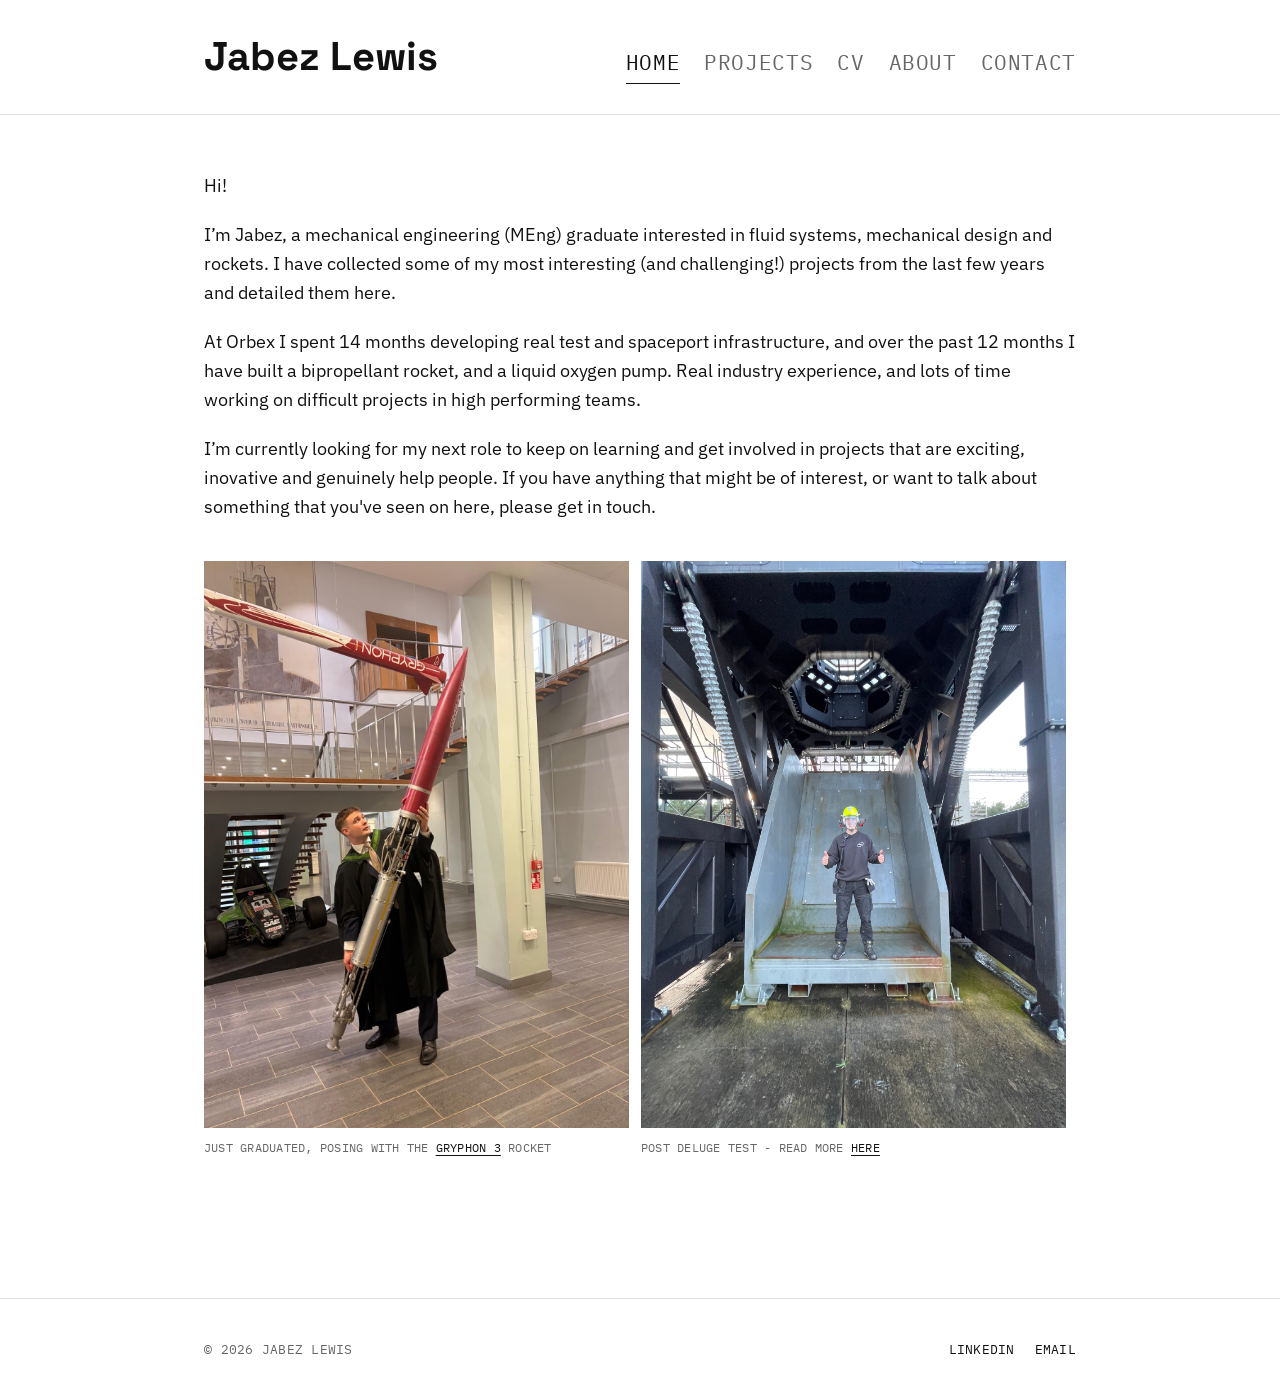
<file: index.html>
<!DOCTYPE html>
<html lang="en">
<head>
<meta charset="UTF-8">
<meta name="viewport" content="width=device-width, initial-scale=1.0">
<title>Jabez Lewis — Mechanical Engineer</title>
<meta name="description" content="Mechanical engineer specialising in propulsion and cryogenic fluid systems.">
<link rel="preconnect" href="https://fonts.googleapis.com">
<link rel="preconnect" href="https://fonts.gstatic.com" crossorigin>
<link href="https://fonts.googleapis.com/css2?family=Space+Grotesk:wght@500;600;700&family=IBM+Plex+Sans:wght@400;500&family=IBM+Plex+Mono:wght@400;500&display=swap" rel="stylesheet">
<link rel="stylesheet" href="styles.css">
</head>
<body>

<header class="site">
  <div class="wrap">
    <a href="index.html" class="brand">Jabez Lewis</a>
    <nav class="primary">
      <a href="index.html" class="active">Home</a>
      <a href="projects.html">Projects</a>
      <a href="cv.html">CV</a>
      <a href="about.html">About</a>
      <a href="contact.html">Contact</a>
    </nav>
  </div>
</header>

<section class="intro">
  <div class="wrap">
    <p>Hi!</p>
    <p>I’m Jabez, a mechanical engineering (MEng) graduate interested in fluid systems, mechanical design and rockets. I have collected some of my most interesting (and challenging!) projects from the last few years and detailed them here. </p>
    <p> At Orbex I spent 14 months developing real test and spaceport infrastructure, and over the past 12 months I have built a bipropellant rocket, and a liquid oxygen pump. Real industry experience, and lots of time working on difficult projects in high performing teams. </p>
    <p>I’m currently looking for my next role to keep on learning and get involved in projects that are exciting, inovative and genuinely help people. If you have anything that might be of interest, or want to talk about something that you've seen on here, please get in touch.</p>
    <div class="photo-row photo-row-natural">
      <figure>
        <img src="images/graduation_rocket.JPG" alt="Jabez Lewis at graduation">
        <figcaption class="caption">Just graduated, posing with the <a href="projects/g3.html">Gryphon 3</a> rocket</figcaption>
      </figure>
      <figure>
        <img src="images/water_deluge_pose.jpg" alt="Jabez Lewis at the deluge system">
        <figcaption class="caption">Post deluge test - read more <a href="projects/orbex.html">here</a></figcaption>
      </figure>
    </div>
  </div>
</section>

<footer class="site">
  <div class="wrap">
    <span class="mono">© 2026 Jabez Lewis</span>
    <div class="links mono">
      <a href="https://www.linkedin.com/in/jabezlewis">LinkedIn</a>
      <a href="mailto:me@jabezlewis.com">Email</a>
    </div>
  </div>
</footer>

</body>
</html>
</file>
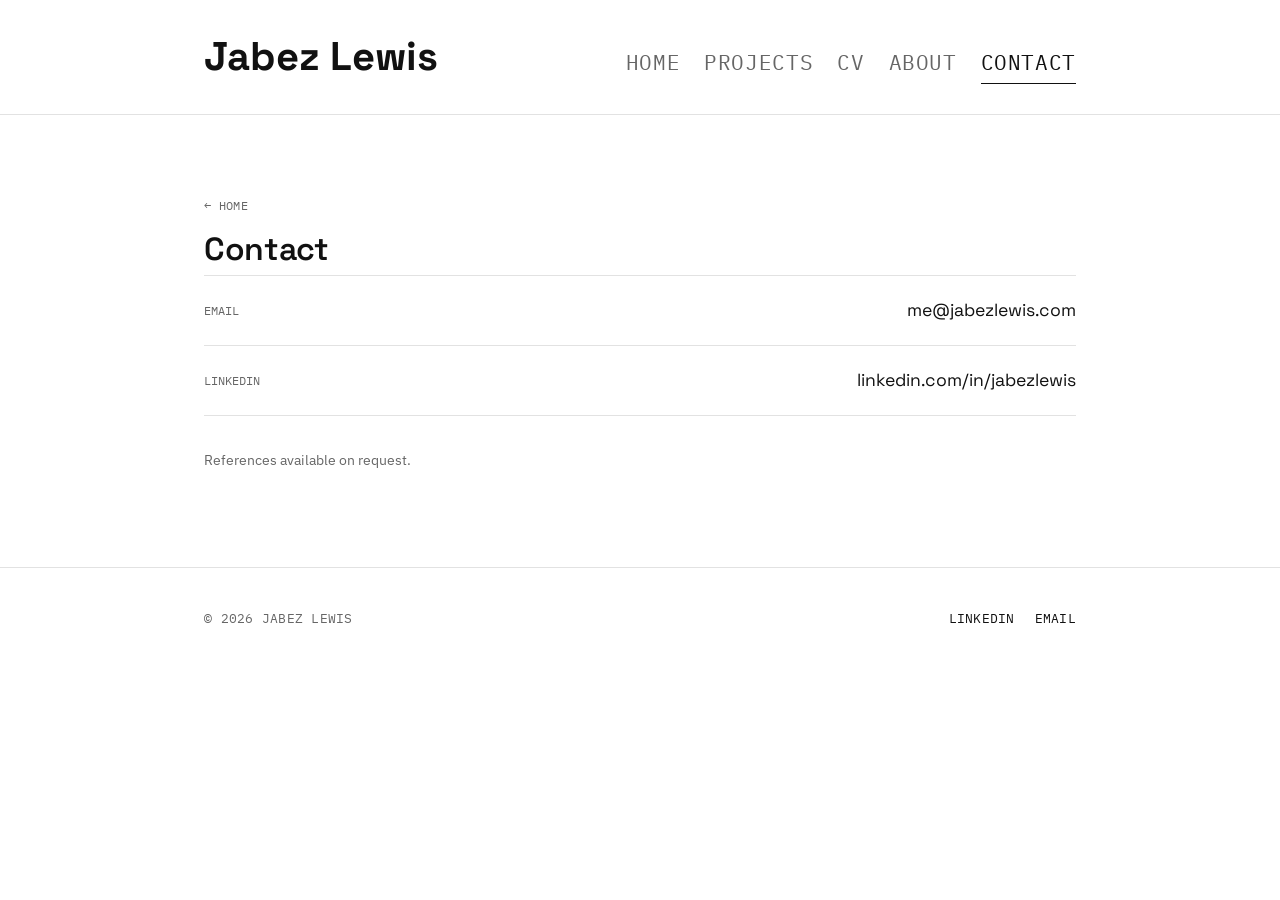
<file: contact.html>
<!DOCTYPE html>
<html lang="en">
<head>
<meta charset="UTF-8">
<meta name="viewport" content="width=device-width, initial-scale=1.0">
<title>Contact — Jabez Lewis</title>
<link rel="preconnect" href="https://fonts.googleapis.com">
<link rel="preconnect" href="https://fonts.gstatic.com" crossorigin>
<link href="https://fonts.googleapis.com/css2?family=Space+Grotesk:wght@500;600;700&family=IBM+Plex+Sans:wght@400;500&family=IBM+Plex+Mono:wght@400;500&display=swap" rel="stylesheet">
<link rel="stylesheet" href="styles.css">
</head>
<body>

<header class="site">
  <div class="wrap">
    <a href="index.html" class="brand">Jabez Lewis</a>
    <nav class="primary">
      <a href="index.html">Home</a>
      <a href="projects.html">Projects</a>
      <a href="cv.html">CV</a>
       <a href="about.html">About</a>
      <a href="contact.html" class="active">Contact</a>
    </nav>
  </div>
</header>

<section class="content-section">
  <div class="wrap">
    <a href="index.html" class="back-link">← Home</a>
    <h2>Contact</h2>
    
    <div class="contact-list">
      <div class="contact-row">
        <span class="label">Email</span>
        <a class="value" href="mailto:me@jabezlewis.com">me@jabezlewis.com</a>
      </div>
      <div class="contact-row">
        <span class="label">LinkedIn</span>
        <a class="value" href="https://www.linkedin.com/in/jabezlewis">linkedin.com/in/jabezlewis</a>
      </div>
    </div>

    <p style="margin-top:32px; color:var(--ink-soft); font-size:0.9rem;">References available on request.</p>
  </div>
</section>

<footer class="site">
  <div class="wrap">
    <span class="mono">© 2026 Jabez Lewis</span>
    <div class="links mono">
      <a href="https://www.linkedin.com/in/jabezlewis">LinkedIn</a>
      <a href="mailto:me@jabezlewis.com">Email</a>
    </div>
  </div>
</footer>

</body>
</html>
</file>
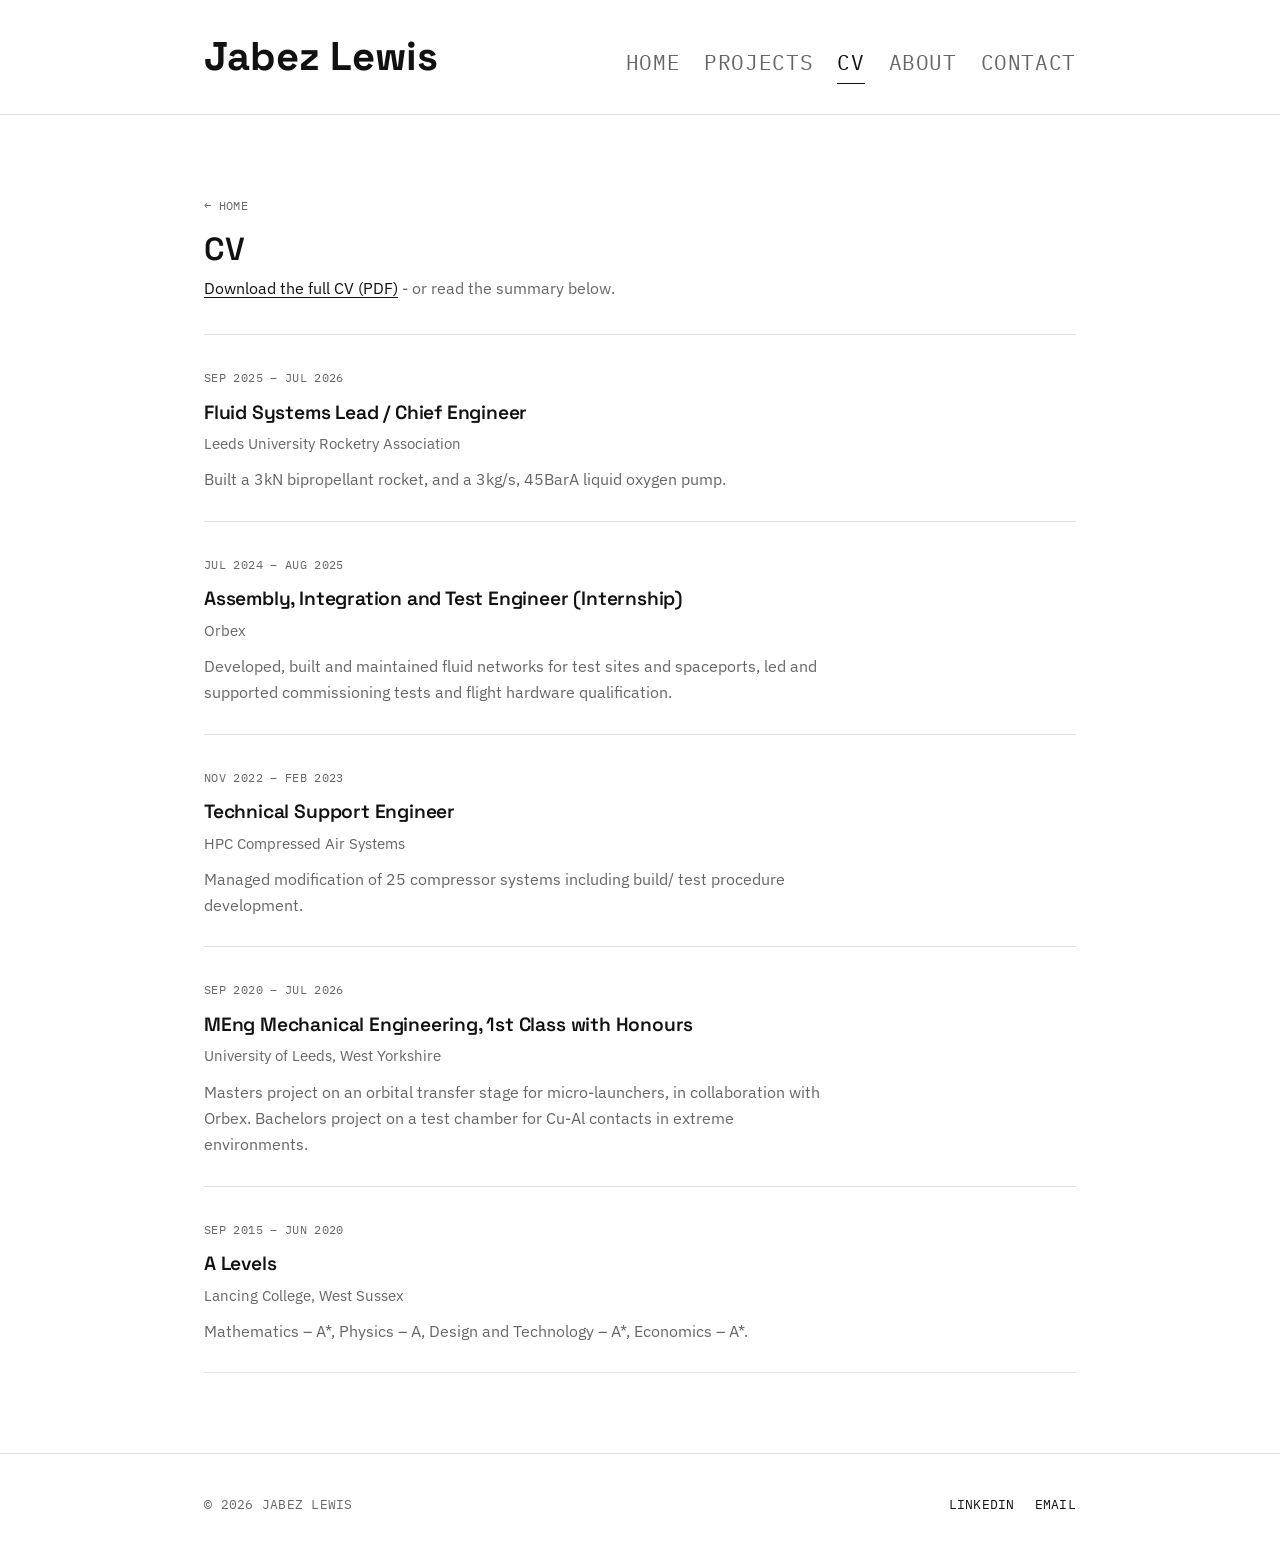
<file: cv.html>
<!DOCTYPE html>
<html lang="en">
<head>
<meta charset="UTF-8">
<meta name="viewport" content="width=device-width, initial-scale=1.0">
<title>CV — Jabez Lewis</title>
<link rel="preconnect" href="https://fonts.googleapis.com">
<link rel="preconnect" href="https://fonts.gstatic.com" crossorigin>
<link href="https://fonts.googleapis.com/css2?family=Space+Grotesk:wght@500;600;700&family=IBM+Plex+Sans:wght@400;500&family=IBM+Plex+Mono:wght@400;500&display=swap" rel="stylesheet">
<link rel="stylesheet" href="styles.css">
</head>
<body>

<header class="site">
  <div class="wrap">
    <a href="index.html" class="brand">Jabez Lewis</a>
    <nav class="primary">
      <a href="index.html">Home</a>
      <a href="projects.html">Projects</a>
      <a href="cv.html" class="active">CV</a>
      <a href="about.html">About</a>
      <a href="contact.html">Contact</a>
    </nav>
  </div>
</header>

<section class="content-section">
  <div class="wrap">
    <a href="index.html" class="back-link">← Home</a>
    <h2>CV</h2>
    <p class="lede"><a href="Jabez_Lewis_CV.pdf" download>Download the full CV (PDF)</a> - or read the summary below.</p>

    <div class="timeline">

      <div class="timeline-item">
        <span class="when">Sep 2025 – Jul 2026</span>
        <h3>Fluid Systems Lead / Chief Engineer</h3>
        <div class="org">Leeds University Rocketry Association</div>
        <p class="summary">Built a 3kN bipropellant rocket, and a 3kg/s, 45BarA liquid oxygen pump.</p>
      </div>

      <div class="timeline-item">
        <span class="when">Jul 2024 – Aug 2025</span>
        <h3>Assembly, Integration and Test Engineer (Internship)</h3>
        <div class="org">Orbex</div>
        <p class="summary">Developed, built and maintained fluid networks for test sites and spaceports, led and supported commissioning tests and flight hardware qualification.</p>
      </div>

      <div class="timeline-item">
        <span class="when">Nov 2022 – Feb 2023</span>
        <h3>Technical Support Engineer</h3>
        <div class="org">HPC Compressed Air Systems</div>
        <p class="summary">Managed modification of 25 compressor systems including build/ test procedure development.</p>
      </div>

      <div class="timeline-item">
        <span class="when">Sep 2020 – Jul 2026</span>
        <h3>MEng Mechanical Engineering, 1st Class with Honours</h3>
        <div class="org">University of Leeds, West Yorkshire</div>
        <p class="summary">Masters project on an orbital transfer stage for micro-launchers, in collaboration with Orbex. Bachelors project on a test chamber for Cu-Al contacts in extreme environments.</p>
      </div>

      <div class="timeline-item">
        <span class="when">Sep 2015 – Jun 2020</span>
        <h3>A Levels</h3>
        <div class="org">Lancing College, West Sussex</div>
        <p class="summary">Mathematics – A*, Physics – A, Design and Technology – A*, Economics – A*.</p>
      </div>

    </div>
  </div>
</section>

<footer class="site">
  <div class="wrap">
    <span class="mono">© 2026 Jabez Lewis</span>
    <div class="links mono">
      <a href="https://www.linkedin.com/in/jabezlewis">LinkedIn</a>
      <a href="mailto:me@jabezlewis.com">Email</a>
    </div>
  </div>
</footer>

</body>
</html>
</file>
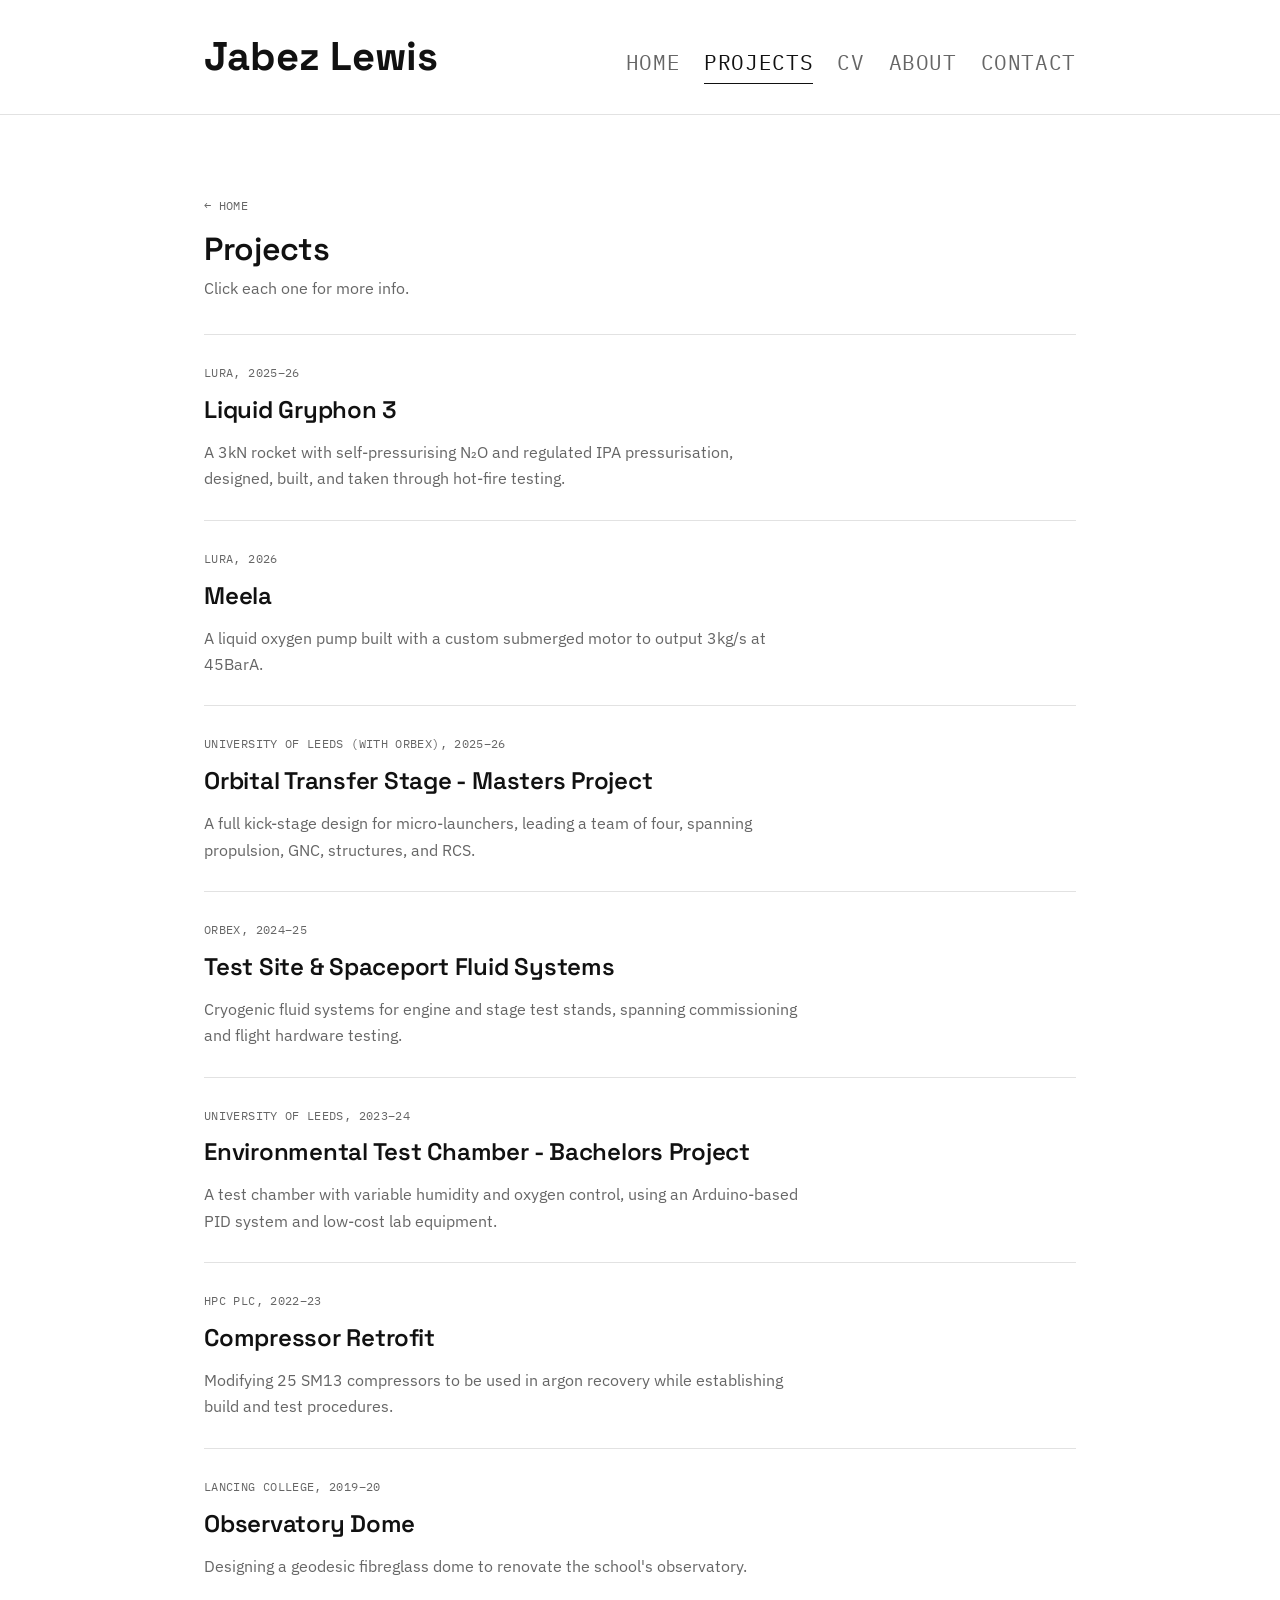
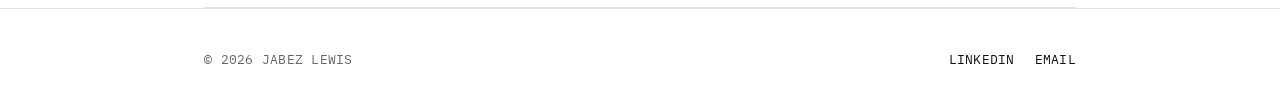
<file: projects.html>
<!DOCTYPE html>
<html lang="en">
<head>
<meta charset="UTF-8">
<meta name="viewport" content="width=device-width, initial-scale=1.0">
<title>Projects — Jabez Lewis</title>
<link rel="preconnect" href="https://fonts.googleapis.com">
<link rel="preconnect" href="https://fonts.gstatic.com" crossorigin>
<link href="https://fonts.googleapis.com/css2?family=Space+Grotesk:wght@500;600;700&family=IBM+Plex+Sans:wght@400;500&family=IBM+Plex+Mono:wght@400;500&display=swap" rel="stylesheet">
<link rel="stylesheet" href="styles.css">
</head>
<body>

<header class="site">
<div class="wrap">
<a href="index.html" class="brand">Jabez Lewis</a>
<nav class="primary">
<a href="index.html">Home</a>
<a href="projects.html" class="active">Projects</a>
<a href="cv.html">CV</a>
<a href="about.html">About</a>
<a href="contact.html">Contact</a>
</nav>
</div>
</header>

<section class="content-section" style="padding-bottom:0;">
<div class="wrap">
<a href="index.html" class="back-link">← Home</a>
<h2>Projects</h2>
<p class="lede">Click each one for more info.</p>
</div>
</section>

<section class="wrap">
<div class="text-list">

<a href="projects/g3.html" class="text-list-item">
<span class="meta">LURA,  2025–26</span>
<h3>Liquid Gryphon 3</h3>
<p>A 3kN rocket with self-pressurising N₂O and regulated IPA pressurisation, designed, built, and taken through hot-fire testing.</p>
</a>

<a href="projects/lox-pump.html" class="text-list-item">
<span class="meta">LURA,  2026</span>
<h3>Meela</h3>
<p>A liquid oxygen pump built with a custom submerged motor to output 3kg/s at 45BarA.</p>
</a>

<a href="projects/masters.html" class="text-list-item">
<span class="meta">University of Leeds (with Orbex),  2025–26</span>
<h3>Orbital Transfer Stage - Masters Project</h3>
<p>A full kick-stage design for micro-launchers, leading a team of four, spanning propulsion, GNC, structures, and RCS.</p>
</a>

<a href="projects/orbex.html" class="text-list-item">
<span class="meta">Orbex,  2024–25</span>
<h3>Test Site &amp; Spaceport Fluid Systems</h3>
<p>Cryogenic fluid systems for engine and stage test stands, spanning commissioning and flight hardware testing.</p>
</a>

<a href="projects/test-chamber.html" class="text-list-item">
<span class="meta">University of Leeds,  2023–24</span>
<h3>Environmental Test Chamber - Bachelors Project</h3>
<p>A test chamber with variable humidity and oxygen control, using an Arduino-based PID system and low-cost lab equipment.</p>
</a>

<a href="projects/compressor-retrofit.html" class="text-list-item">
<span class="meta">HPC PLC,  2022–23</span>
<h3>Compressor Retrofit</h3>
<p>Modifying 25 SM13 compressors to be used in argon recovery while establishing build and test procedures.</p>
</a>

<a href="projects/observatory-dome.html" class="text-list-item">
<span class="meta">Lancing College,  2019–20</span>
<h3>Observatory Dome</h3>
<p>Designing a geodesic fibreglass dome to renovate the school's observatory.</p>
</a>

</div>
</section>

<footer class="site">
<div class="wrap">
<span class="mono">© 2026 Jabez Lewis</span>
<div class="links mono">
<a href="https://www.linkedin.com/in/jabezlewis">LinkedIn</a>
<a href="mailto:me@jabezlewis.com">Email</a>
</div>
</div>
</footer>

</body>
</html>
</file>
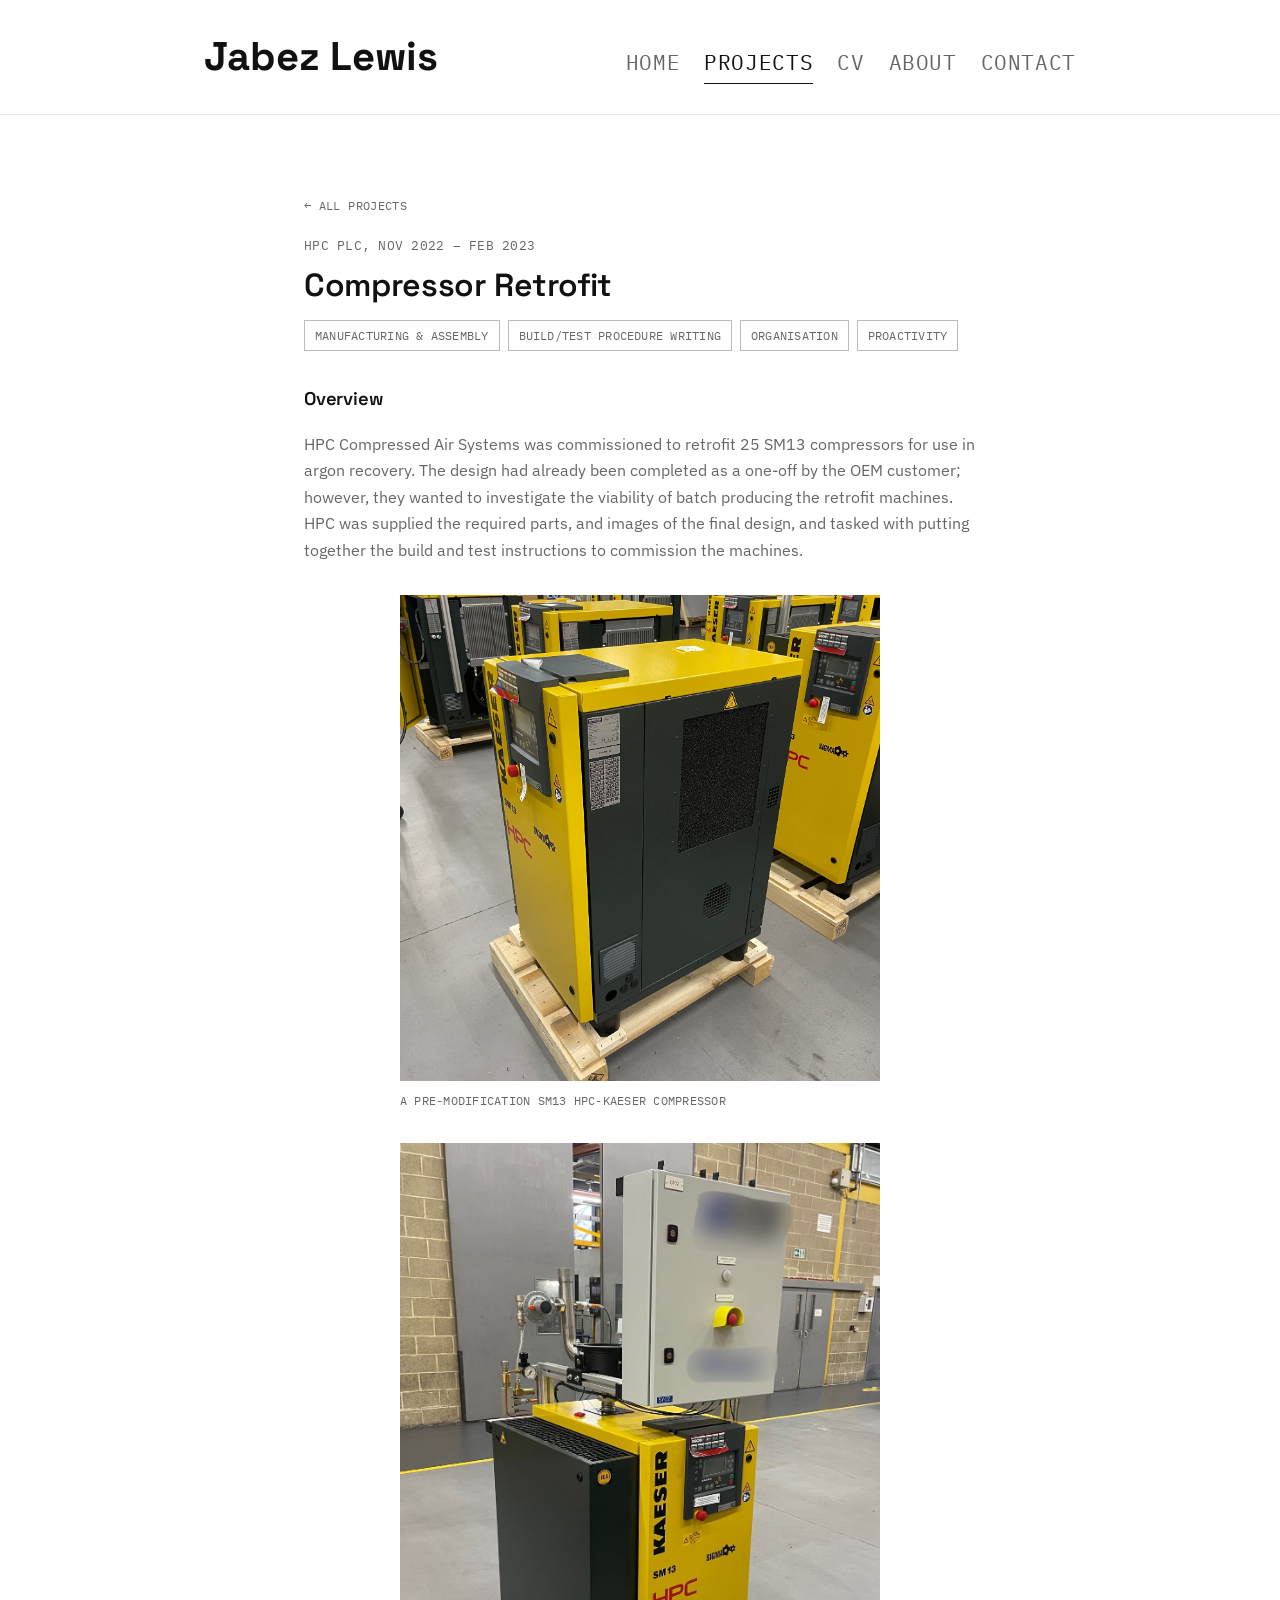
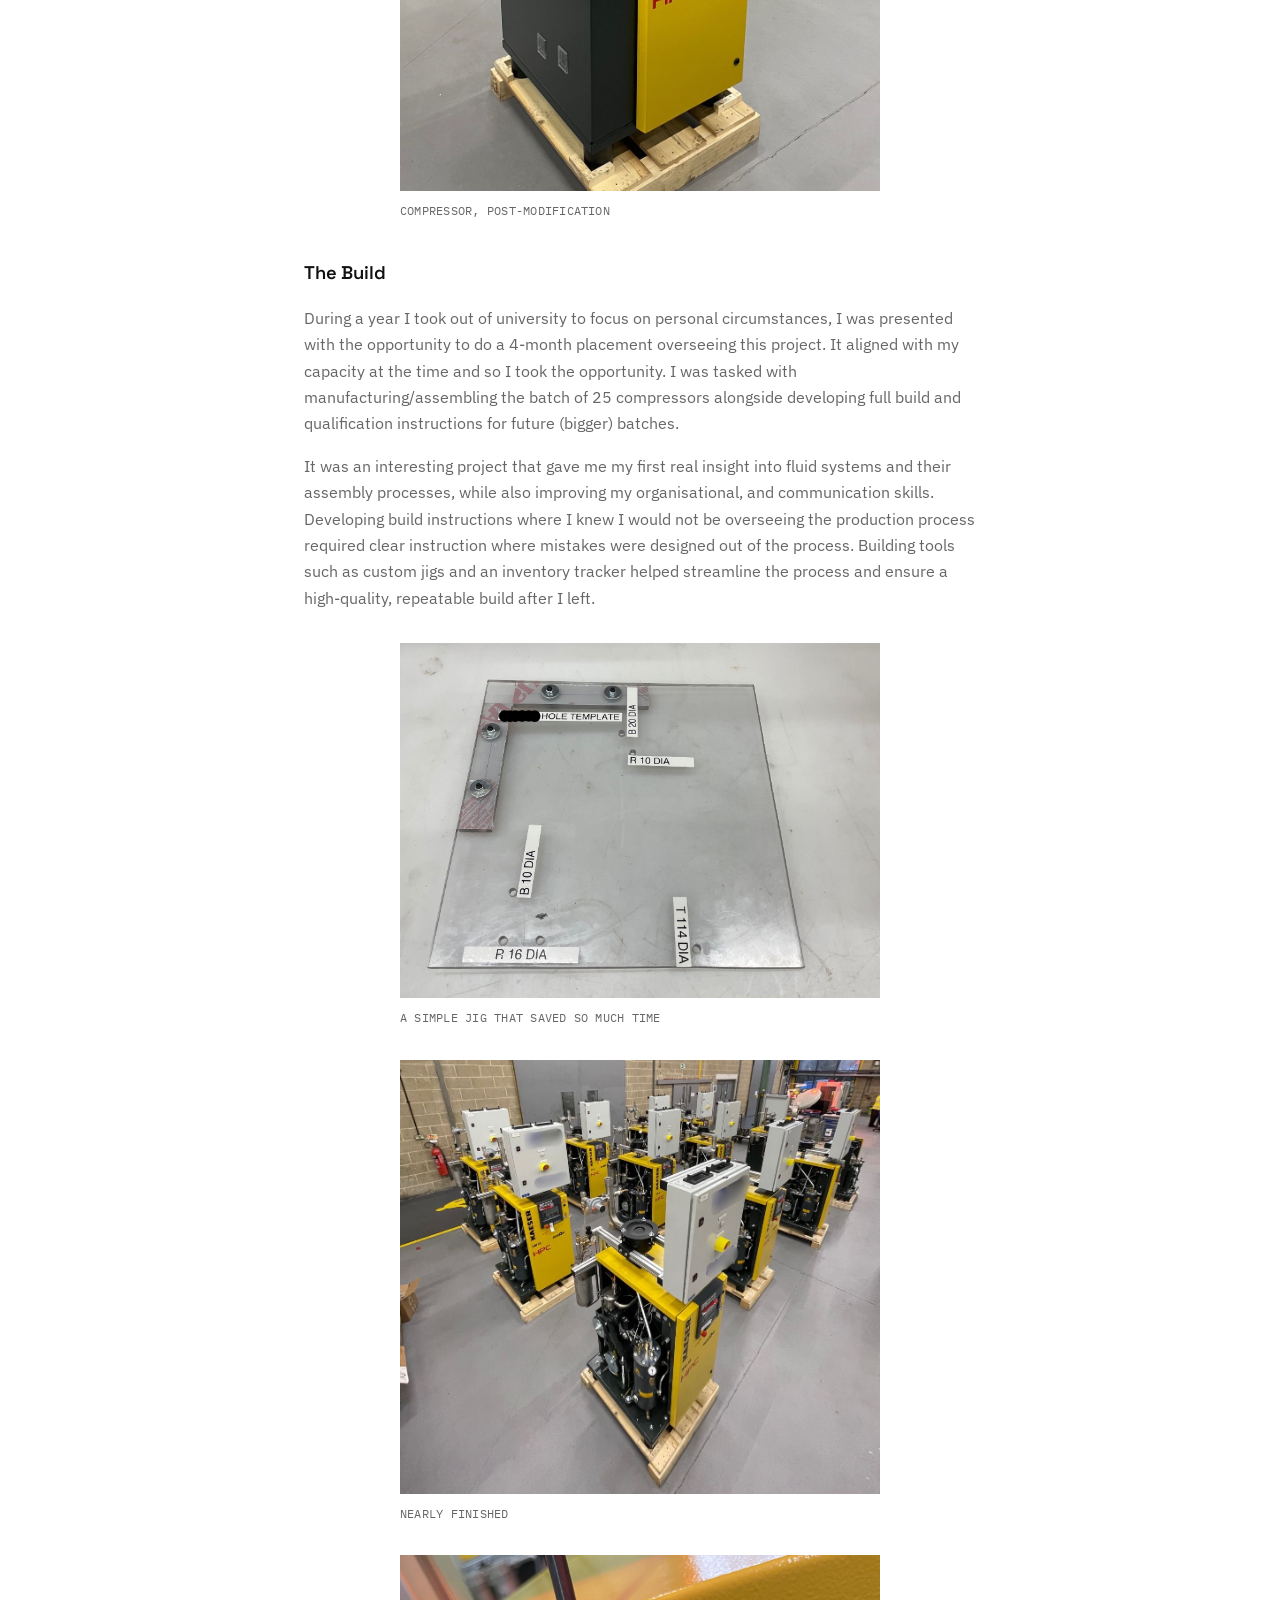
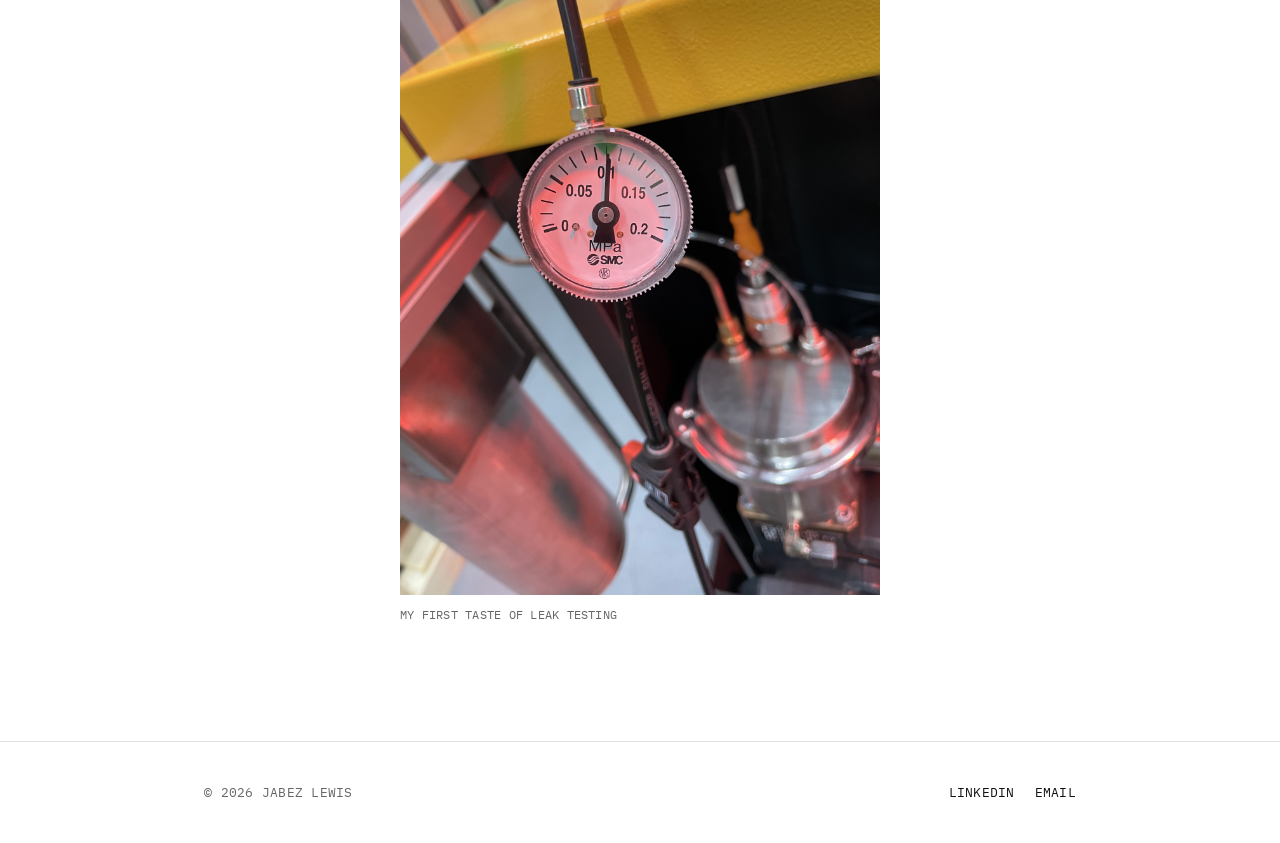
<file: projects/compressor-retrofit.html>
<!DOCTYPE html>
<html lang="en">
<head>
<meta charset="UTF-8">
<meta name="viewport" content="width=device-width, initial-scale=1.0">
<title>Compressor Retrofit — Jabez Lewis</title>
<link rel="preconnect" href="https://fonts.googleapis.com">
<link rel="preconnect" href="https://fonts.gstatic.com" crossorigin>
<link href="https://fonts.googleapis.com/css2?family=Space+Grotesk:wght@500;600;700&family=IBM+Plex+Sans:wght@400;500&family=IBM+Plex+Mono:wght@400;500&display=swap" rel="stylesheet">
<link rel="stylesheet" href="../styles.css">
</head>
<body>

<header class="site">
<div class="wrap">
<a href="../index.html" class="brand">Jabez Lewis</a>
<nav class="primary">
<a href="../index.html">Home</a>
<a href="../projects.html" class="active">Projects</a>
<a href="../cv.html">CV</a>
<a href="../about.html">About</a>
<a href="../contact.html">Contact</a>
</nav>
</div>
</header>

<section class="content-section">
<div class="wrap wrap-narrow">
<a href="../projects.html" class="back-link">← All projects</a>
<span class="mono">HPC PLC,  Nov 2022 – Feb 2023</span>
<h2 style="margin-top:10px; margin-bottom:16px;">Compressor Retrofit</h2>
<div class="skills-row">
<span class="skill-tag">Manufacturing &amp; Assembly</span>
<span class="skill-tag">Build/Test Procedure Writing</span>
<span class="skill-tag">Organisation</span>
<span class="skill-tag">Proactivity</span>
</div>

<div class="detail-block">
<h3>Overview</h3>
<p>HPC Compressed Air Systems was commissioned to retrofit 25 SM13 compressors for use in argon recovery. The design had already been completed as a one-off by the OEM customer; however, they wanted to investigate the viability of batch producing the retrofit machines. HPC was supplied the required parts, and images of the final design, and tasked with putting together the build and test instructions to commission the machines.</p>
<figure class="hero-media">
<img src="../images/hpc/SM13_compressor.jpg" alt="Pre-modification SM13 HPC-Kaeser compressor">
<figcaption class="caption">A pre-modification SM13 HPC-Kaeser Compressor</figcaption>
</figure>
<figure class="hero-media">
<img src="../images/hpc/finished_compressor.jpeg" alt="Compressor, post-modification">
<figcaption class="caption">Compressor, post-modification</figcaption>
</figure>
</div>

<div class="detail-block">
<h3>The Build</h3>
<p>During a year I took out of university to focus on personal circumstances, I was presented with the opportunity to do a 4-month placement overseeing this project. It aligned with my capacity at the time and so I took the opportunity. I was tasked with manufacturing/assembling the batch of 25 compressors alongside developing full build and qualification instructions for future (bigger) batches.</p>
<p>It was an interesting project that gave me my first real insight into fluid systems and their assembly processes, while also improving my organisational, and communication skills. Developing build instructions where I knew I would not be overseeing the production process required clear instruction where mistakes were designed out of the process. Building tools such as custom jigs and an inventory tracker helped streamline the process and ensure a high-quality, repeatable build after I left.</p>
<div class="extra-photo">
<img src="../images/hpc/compressor_hole_jig.jpg" alt="Custom drilling jig">
<p class="caption">A simple jig that saved so much time</p>
</div>
<div class="extra-photo">
<img src="../images/hpc/near_finished_compressors.jpeg" alt="Nearly finished compressors">
<p class="caption">Nearly finished</p>
</div>
<div class="extra-photo">
<img src="../images/hpc/leak_test.jpg" alt="Leak testing a compressor">
<p class="caption">My first taste of leak testing</p>
</div>

</div>
</section>

<footer class="site">
<div class="wrap">
<span class="mono">© 2026 Jabez Lewis</span>
<div class="links mono">
<a href="https://www.linkedin.com/in/jabezlewis">LinkedIn</a>
<a href="mailto:me@jabezlewis.com">Email</a>
</div>
</div>
</footer>

</body>
</html>
</file>
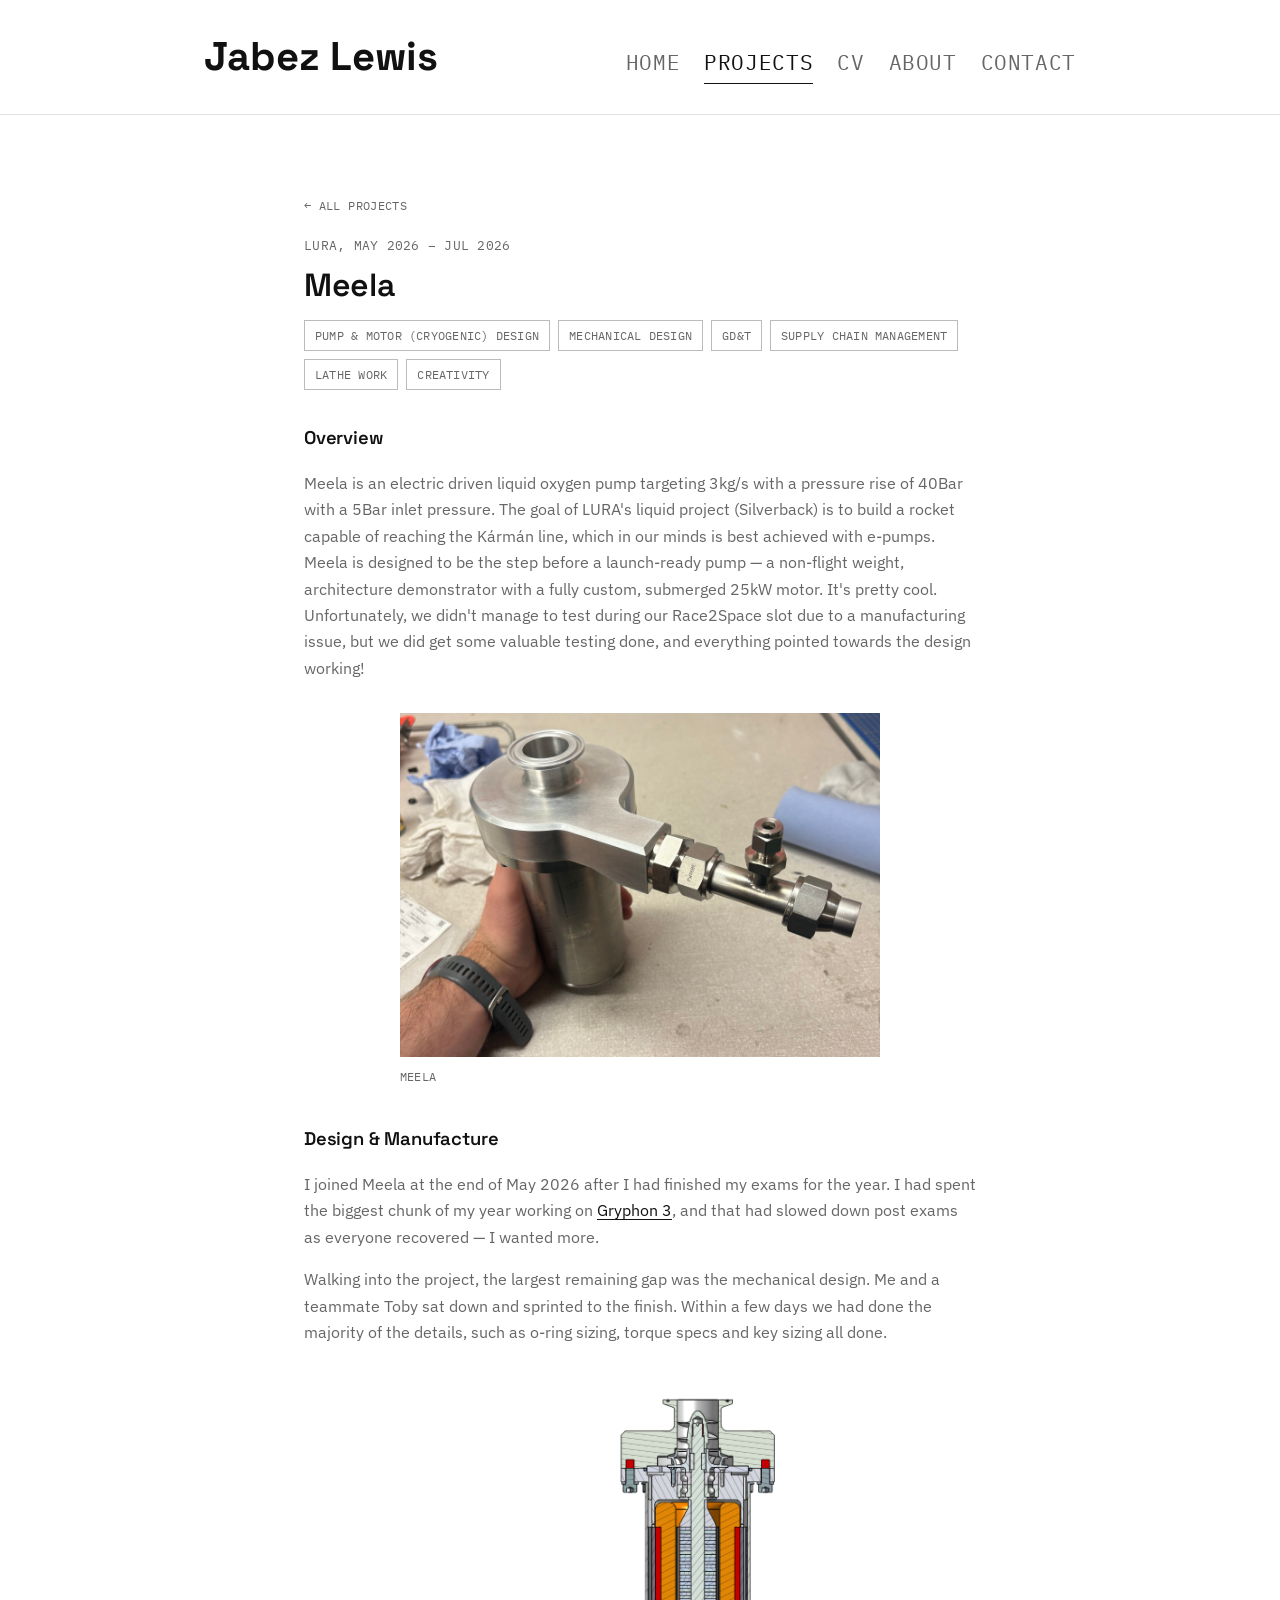
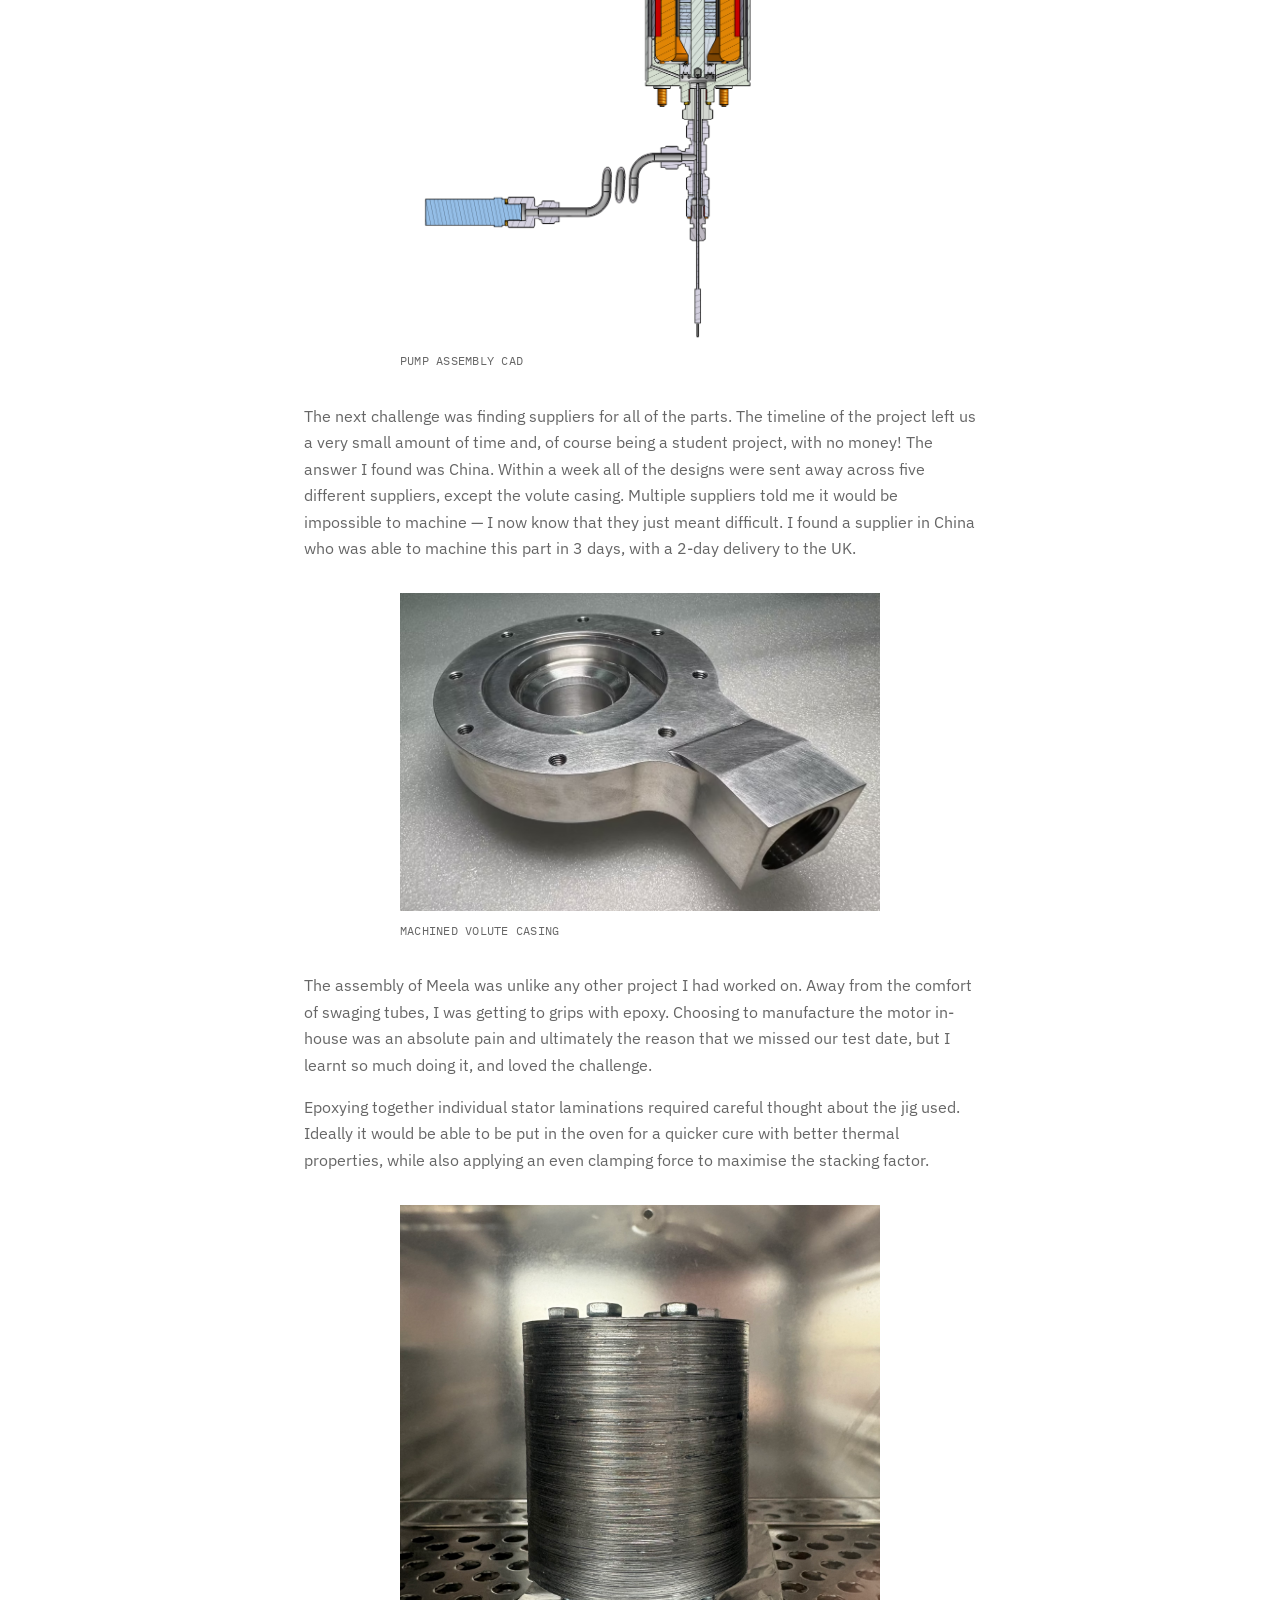
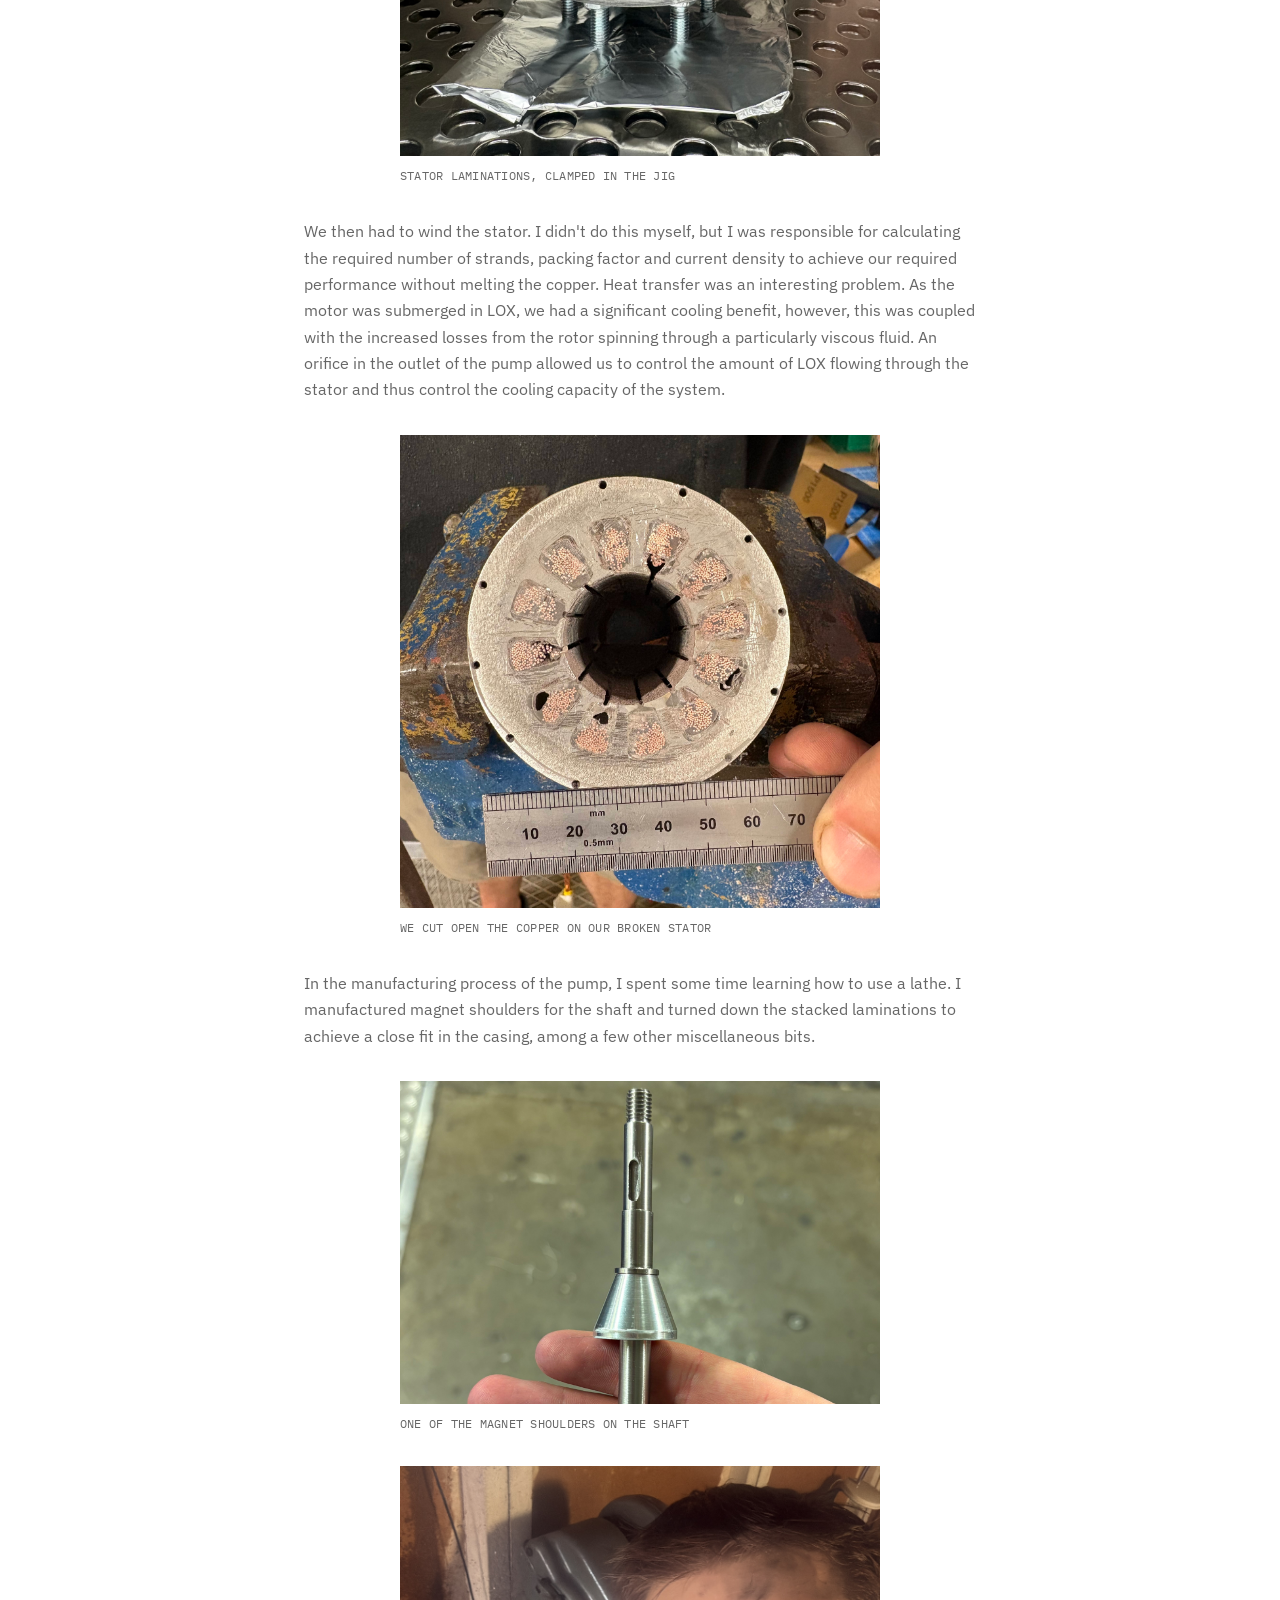
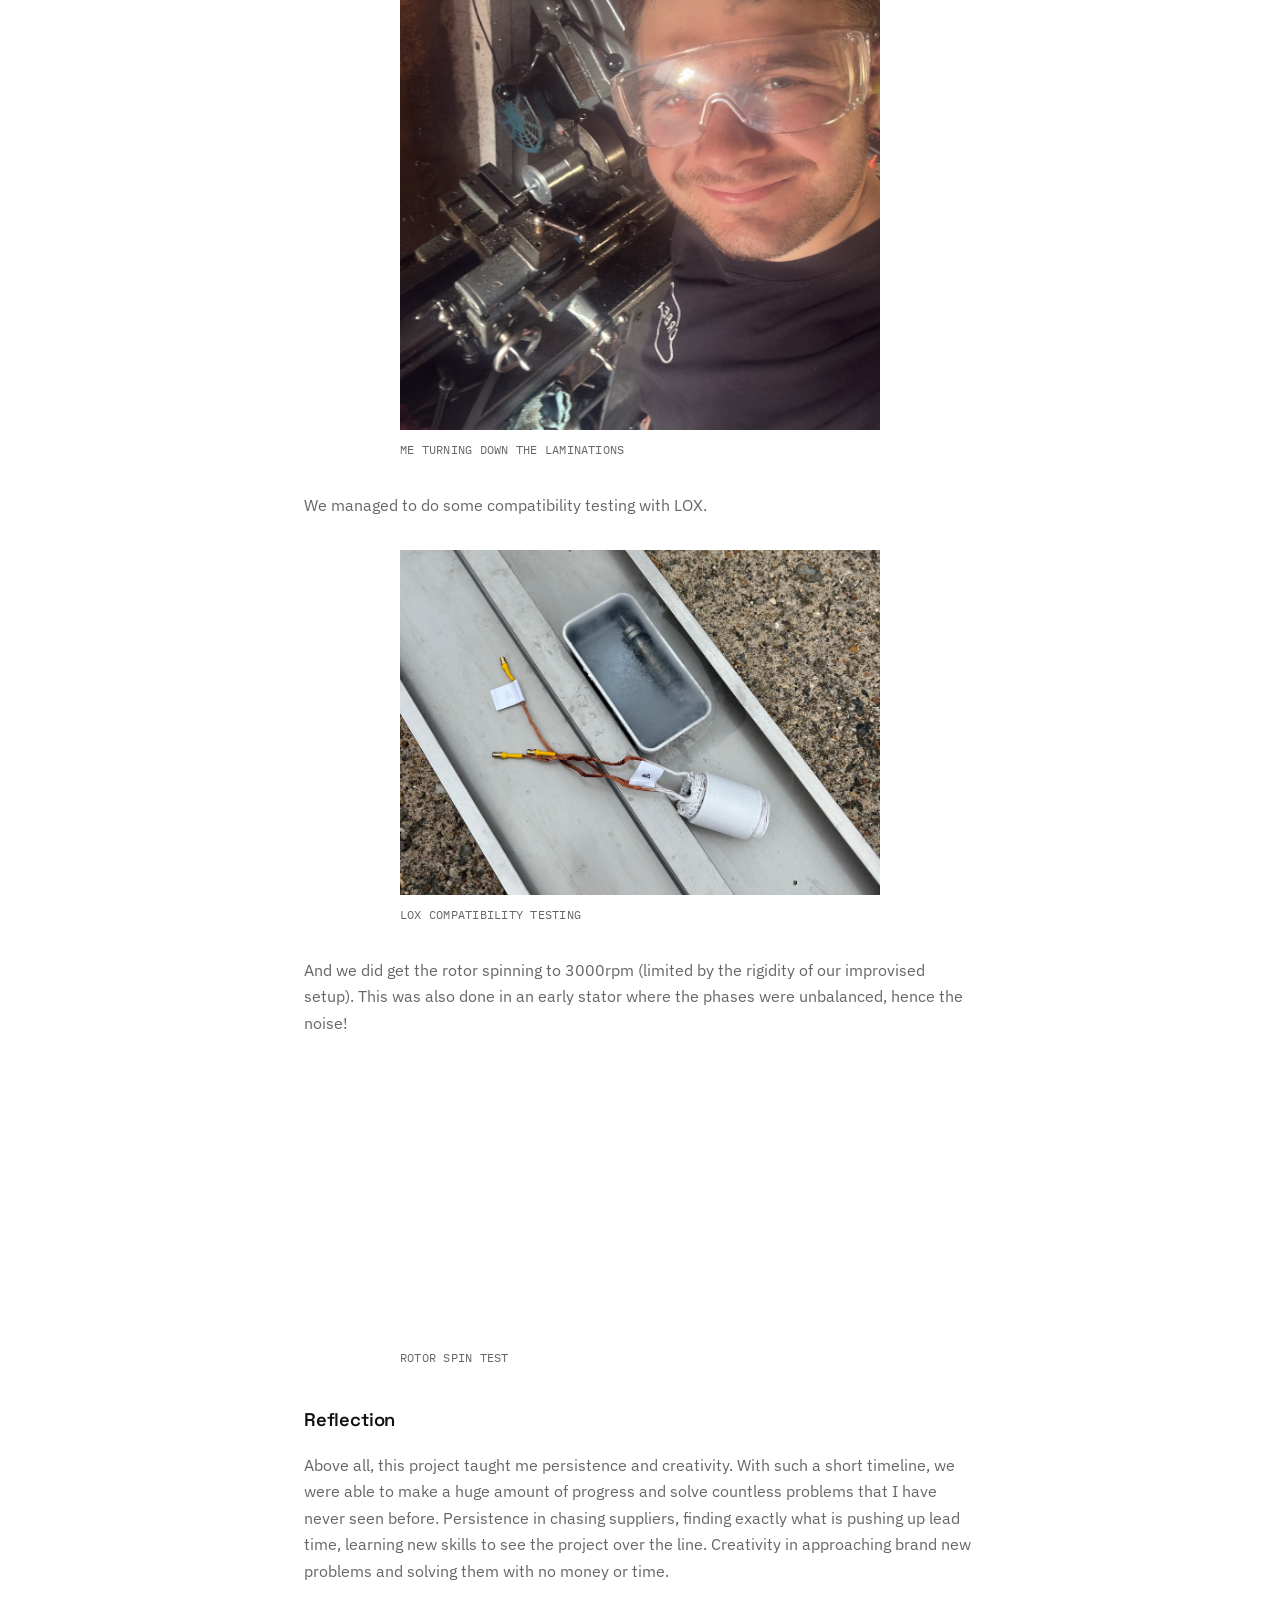
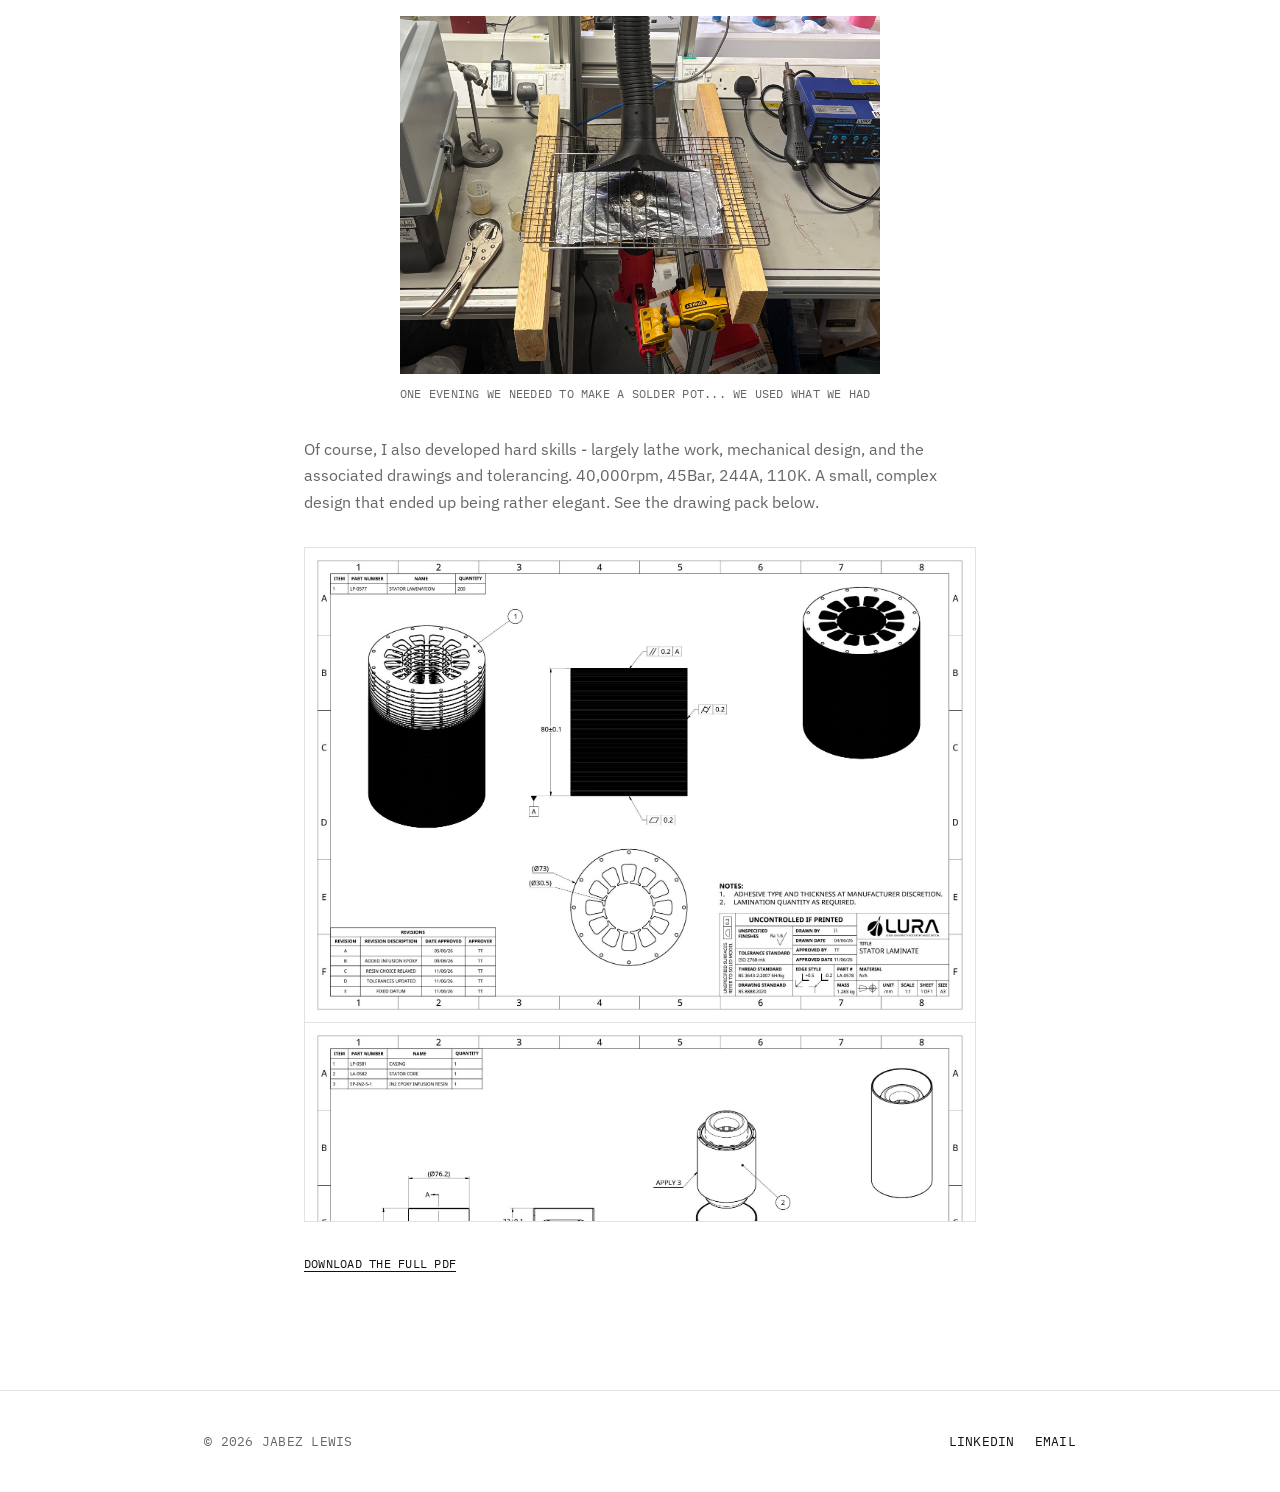
<file: projects/lox-pump.html>
<!DOCTYPE html>
<html lang="en">
<head>
<meta charset="UTF-8">
<meta name="viewport" content="width=device-width, initial-scale=1.0">
<title>Meela — Jabez Lewis</title>
<link rel="preconnect" href="https://fonts.googleapis.com">
<link rel="preconnect" href="https://fonts.gstatic.com" crossorigin>
<link href="https://fonts.googleapis.com/css2?family=Space+Grotesk:wght@500;600;700&family=IBM+Plex+Sans:wght@400;500&family=IBM+Plex+Mono:wght@400;500&display=swap" rel="stylesheet">
<link rel="stylesheet" href="../styles.css">
</head>
<body>

<header class="site">
<div class="wrap">
<a href="../index.html" class="brand">Jabez Lewis</a>
<nav class="primary">
<a href="../index.html">Home</a>
<a href="../projects.html" class="active">Projects</a>
<a href="../cv.html">CV</a>
<a href="../about.html">About</a>
<a href="../contact.html">Contact</a>
</nav>
</div>
</header>

<section class="content-section">
<div class="wrap wrap-narrow">
<a href="../projects.html" class="back-link">← All projects</a>
<span class="mono">LURA,  May 2026 – Jul 2026</span>
<h2 style="margin-top:10px; margin-bottom:16px;">Meela</h2>
<div class="skills-row">
<span class="skill-tag">Pump &amp; Motor (Cryogenic) Design</span>
<span class="skill-tag">Mechanical Design</span>
<span class="skill-tag">GD&amp;T</span>
<span class="skill-tag">Supply Chain Management</span>
<span class="skill-tag">Lathe Work</span>
<span class="skill-tag">Creativity</span>
</div>

<div class="detail-block">
<h3>Overview</h3>
<p>Meela is an electric driven liquid oxygen pump targeting 3kg/s with a pressure rise of 40Bar with a 5Bar inlet pressure. The goal of LURA's liquid project (Silverback) is to build a rocket capable of reaching the Kármán line, which in our minds is best achieved with e-pumps. Meela is designed to be the step before a launch-ready pump — a non-flight weight, architecture demonstrator with a fully custom, submerged 25kW motor. It's pretty cool. Unfortunately, we didn't manage to test during our Race2Space slot due to a manufacturing issue, but we did get some valuable testing done, and everything pointed towards the design working!</p>
<figure class="hero-media">
<img src="../images/meela/meela_real.jpg" alt="Meela, fully assembled">
<figcaption class="caption">Meela</figcaption>
</figure>
</div>

<div class="detail-block">
<h3>Design &amp; Manufacture</h3>
<p>I joined Meela at the end of May 2026 after I had finished my exams for the year. I had spent the biggest chunk of my year working on <a href="g3.html">Gryphon 3</a>, and that had slowed down post exams as everyone recovered — I wanted more.</p>
<p>Walking into the project, the largest remaining gap was the mechanical design. Me and a teammate Toby sat down and sprinted to the finish. Within a few days we had done the majority of the details, such as o-ring sizing, torque specs and key sizing all done.</p>
<div class="extra-photo">
<img src="../images/meela/meela.png" alt="Meela pump assembly CAD">
<p class="caption">Pump assembly CAD</p>
</div>
<p>The next challenge was finding suppliers for all of the parts. The timeline of the project left us a very small amount of time and, of course being a student project, with no money! The answer I found was China. Within a week all of the designs were sent away across five different suppliers, except the volute casing. Multiple suppliers told me it would be impossible to machine — I now know that they just meant difficult. I found a supplier in China who was able to machine this part in 3 days, with a 2-day delivery to the UK.</p>
<figure class="hero-media">
<img src="../images/meela/volute_casing.JPG" alt="Machined volute casing">
<figcaption class="caption">Machined volute casing</figcaption>
</figure>
<p>The assembly of Meela was unlike any other project I had worked on. Away from the comfort of swaging tubes, I was getting to grips with epoxy. Choosing to manufacture the motor in-house was an absolute pain and ultimately the reason that we missed our test date, but I learnt so much doing it, and loved the challenge.</p>
<p>Epoxying together individual stator laminations required careful thought about the jig used. Ideally it would be able to be put in the oven for a quicker cure with better thermal properties, while also applying an even clamping force to maximise the stacking factor.</p>
<div class="extra-photo">
<img src="../images/meela/lamination_stack.jpg" alt="Stator laminations, clamped in the jig">
<p class="caption">Stator laminations, clamped in the jig</p>
</div>
<p>We then had to wind the stator. I didn't do this myself, but I was responsible for calculating the required number of strands, packing factor and current density to achieve our required performance without melting the copper. Heat transfer was an interesting problem. As the motor was submerged in LOX, we had a significant cooling benefit, however, this was coupled with the increased losses from the rotor spinning through a particularly viscous fluid. An orifice in the outlet of the pump allowed us to control the amount of LOX flowing through the stator and thus control the cooling capacity of the system.</p>
<figure class="hero-media">
<img src="../images/meela/cut_stator.jpg" alt="Cut open copper on the broken stator">
<figcaption class="caption">We cut open the copper on our broken stator</figcaption>
</figure>
<p>In the manufacturing process of the pump, I spent some time learning how to use a lathe. I manufactured magnet shoulders for the shaft and turned down the stacked laminations to achieve a close fit in the casing, among a few other miscellaneous bits.</p>
<div class="extra-photo">
<img src="../images/meela/shaft.jpg" alt="Magnet shoulder on the shaft">
<p class="caption">One of the magnet shoulders on the shaft</p>
</div>
<div class="extra-photo">
<img src="../images/meela/lathe_selfie.JPG" alt="Turning down the laminations on the lathe">
<p class="caption">Me turning down the laminations</p>
</div>
<p>We managed to do some compatibility testing with LOX.</p>
<figure class="hero-media">
<img src="../images/meela/lox_test.jpg" alt="LOX compatibility testing">
<figcaption class="caption">LOX compatibility testing</figcaption>
</figure>
<p>And we did get the rotor spinning to 3000rpm (limited by the rigidity of our improvised setup). This was also done in an early stator where the phases were unbalanced, hence the noise!</p>
<div class="video-embed">
<div class="video-frame">
<iframe src="https://www.youtube.com/embed/VfJvzgd-55Y" title="Rotor spin test" frameborder="0" allow="accelerometer; autoplay; clipboard-write; encrypted-media; gyroscope; picture-in-picture" allowfullscreen></iframe>
</div>
<p class="caption">Rotor spin test</p>
</div>
</div>

<div class="detail-block">
<h3>Reflection</h3>
<p>Above all, this project taught me persistence and creativity. With such a short timeline, we were able to make a huge amount of progress and solve countless problems that I have never seen before. Persistence in chasing suppliers, finding exactly what is pushing up lead time, learning new skills to see the project over the line. Creativity in approaching brand new problems and solving them with no money or time.</p>
<div class="extra-photo">
<img src="../images/meela/solder_pot.jpg" alt="Improvised solder pot">
<p class="caption">One evening we needed to make a solder pot... we used what we had</p>
</div>
<p>Of course, I also developed hard skills - largely lathe work, mechanical design, and the associated drawings and tolerancing. 40,000rpm, 45Bar, 244A, 110K. A small, complex design that ended up being rather elegant. See the drawing pack below.</p>
<div class="pdf-scroll">
<img src="../images/meela/drawing_pack/page-01.jpg" alt="Drawing pack, page 1" loading="lazy">
<img src="../images/meela/drawing_pack/page-02.jpg" alt="Drawing pack, page 2" loading="lazy">
<img src="../images/meela/drawing_pack/page-03.jpg" alt="Drawing pack, page 3" loading="lazy">
<img src="../images/meela/drawing_pack/page-04.jpg" alt="Drawing pack, page 4" loading="lazy">
<img src="../images/meela/drawing_pack/page-05.jpg" alt="Drawing pack, page 5" loading="lazy">
<img src="../images/meela/drawing_pack/page-06.jpg" alt="Drawing pack, page 6" loading="lazy">
<img src="../images/meela/drawing_pack/page-07.jpg" alt="Drawing pack, page 7" loading="lazy">
<img src="../images/meela/drawing_pack/page-08.jpg" alt="Drawing pack, page 8" loading="lazy">
<img src="../images/meela/drawing_pack/page-09.jpg" alt="Drawing pack, page 9" loading="lazy">
<img src="../images/meela/drawing_pack/page-10.jpg" alt="Drawing pack, page 10" loading="lazy">
<img src="../images/meela/drawing_pack/page-11.jpg" alt="Drawing pack, page 11" loading="lazy">
<img src="../images/meela/drawing_pack/page-12.jpg" alt="Drawing pack, page 12" loading="lazy">
<img src="../images/meela/drawing_pack/page-13.jpg" alt="Drawing pack, page 13" loading="lazy">
<img src="../images/meela/drawing_pack/page-14.jpg" alt="Drawing pack, page 14" loading="lazy">
<img src="../images/meela/drawing_pack/page-15.jpg" alt="Drawing pack, page 15" loading="lazy">
<img src="../images/meela/drawing_pack/page-16.jpg" alt="Drawing pack, page 16" loading="lazy">
<img src="../images/meela/drawing_pack/page-17.jpg" alt="Drawing pack, page 17" loading="lazy">
<img src="../images/meela/drawing_pack/page-18.jpg" alt="Drawing pack, page 18" loading="lazy">
<img src="../images/meela/drawing_pack/page-19.jpg" alt="Drawing pack, page 19" loading="lazy">
<img src="../images/meela/drawing_pack/page-20.jpg" alt="Drawing pack, page 20" loading="lazy">
<img src="../images/meela/drawing_pack/page-21.jpg" alt="Drawing pack, page 21" loading="lazy">
</div>
<p class="caption"><a href="../meela_drawing_pack.pdf">Download the full PDF</a></p>
</div>

</div>
</section>

<footer class="site">
<div class="wrap">
<span class="mono">© 2026 Jabez Lewis</span>
<div class="links mono">
<a href="https://www.linkedin.com/in/jabezlewis">LinkedIn</a>
<a href="mailto:me@jabezlewis.com">Email</a>
</div>
</div>
</footer>

</body>
</html>
</file>
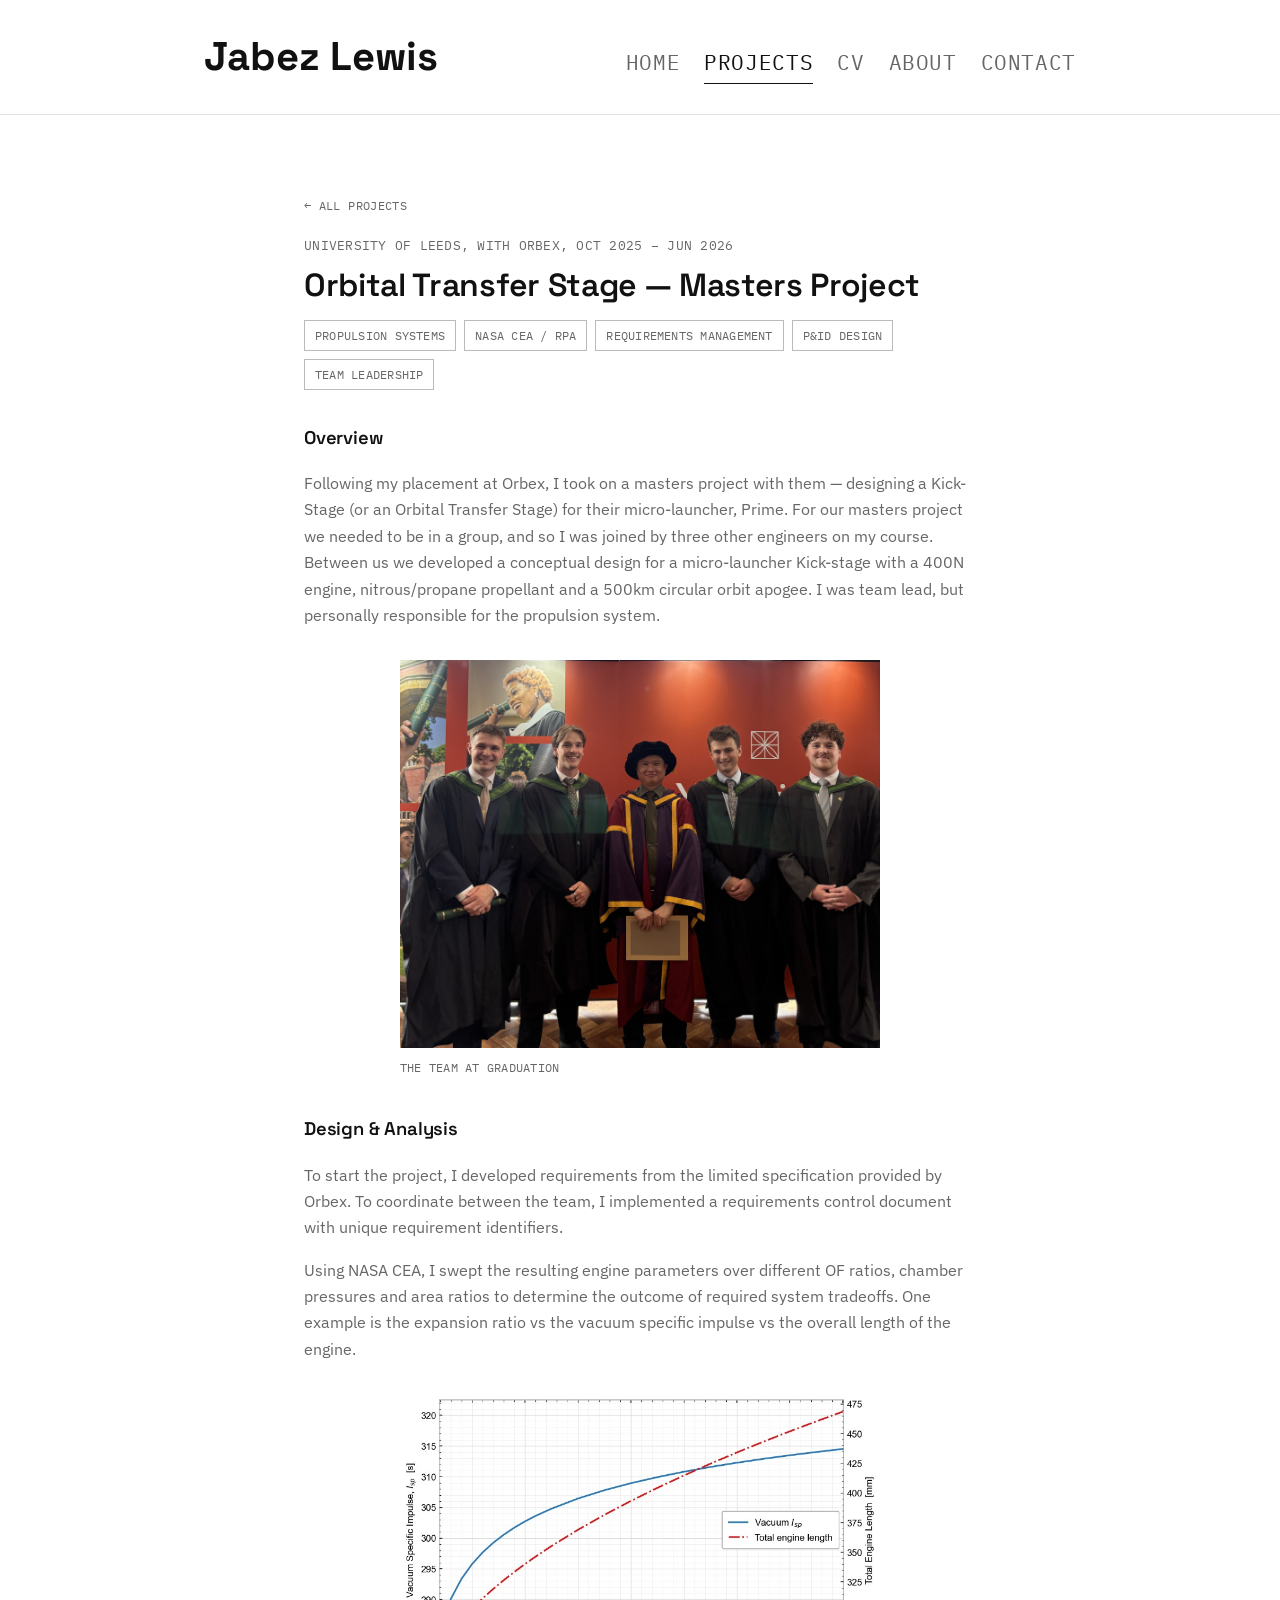
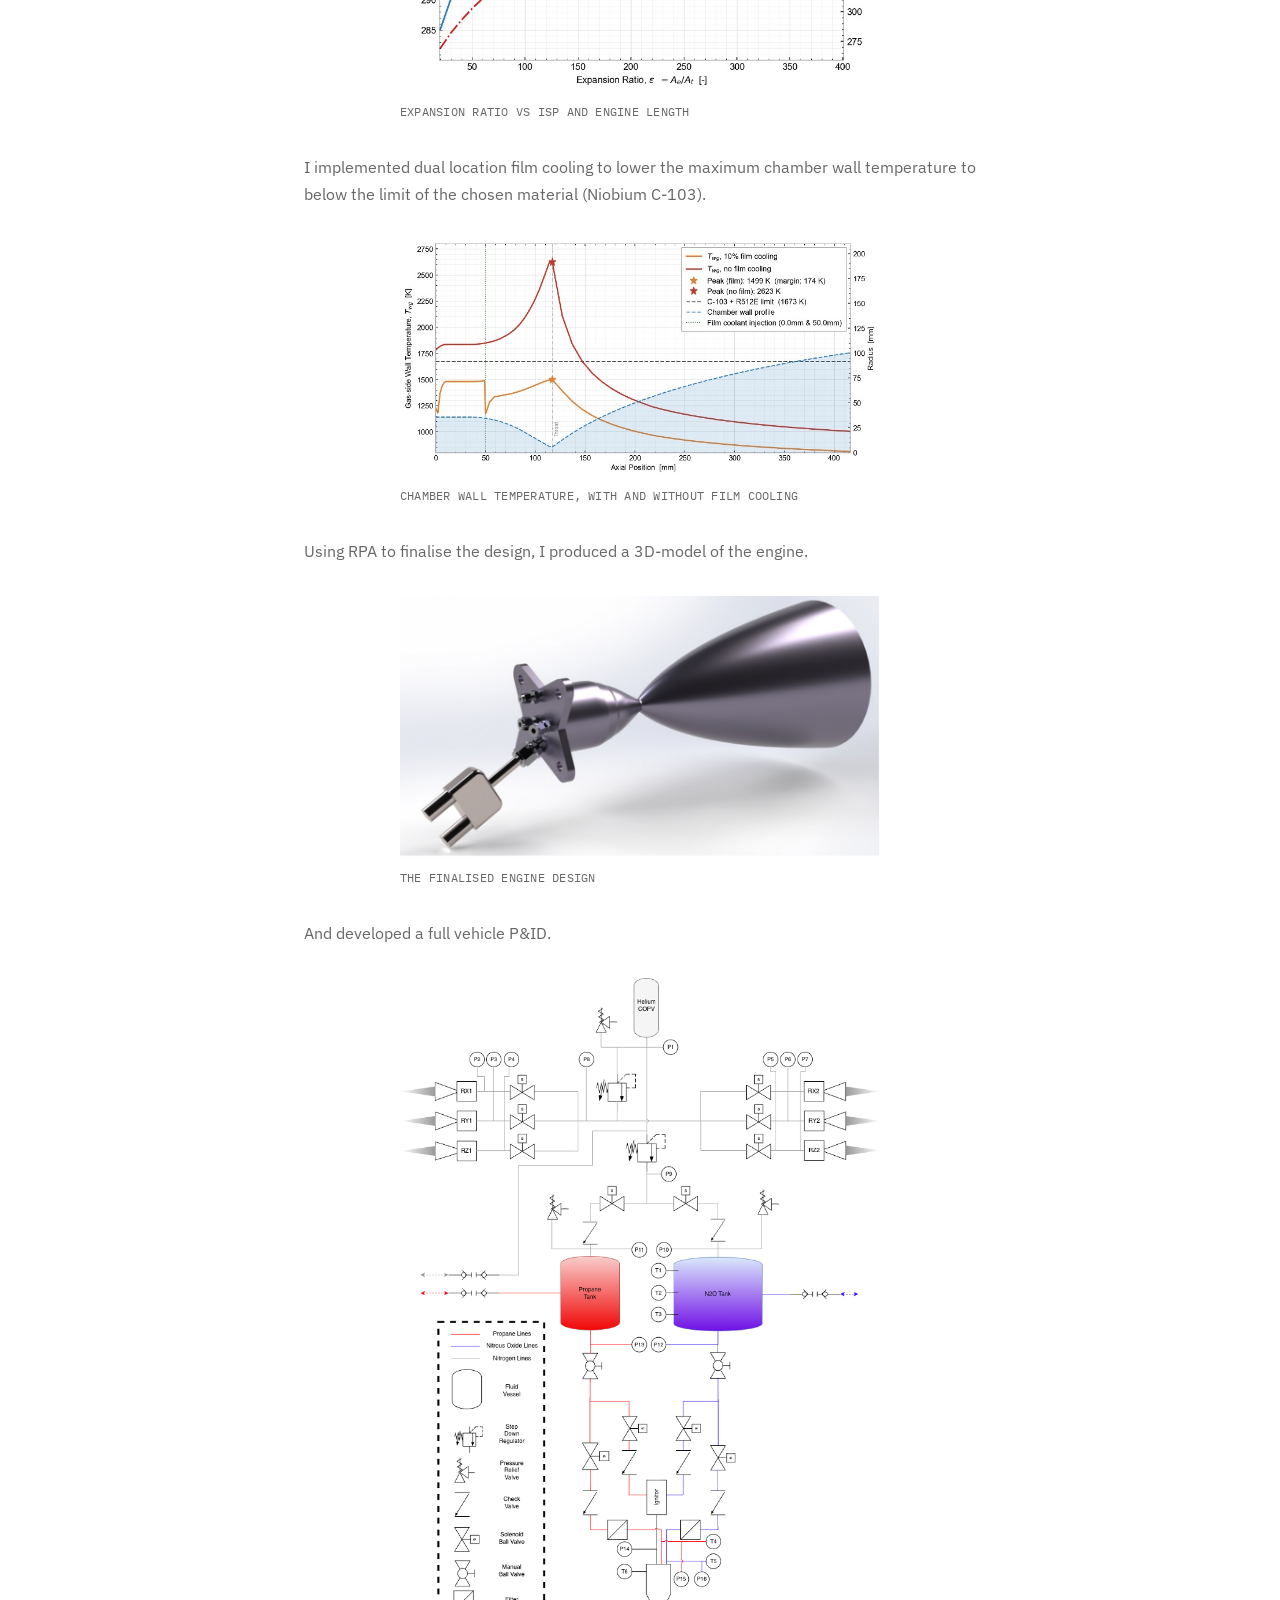
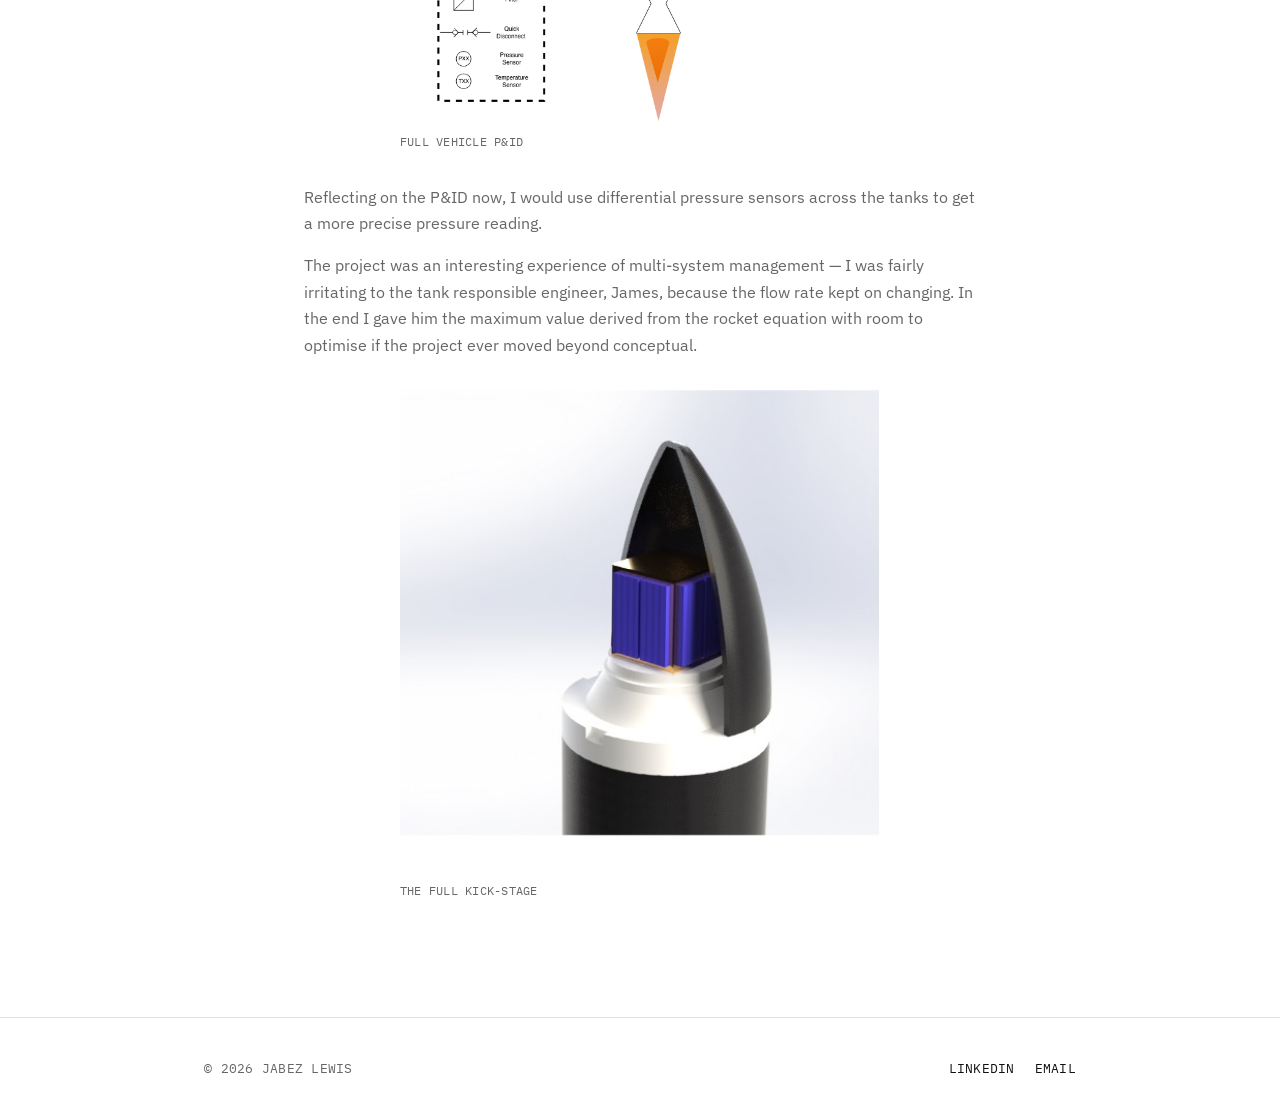
<file: projects/masters.html>
<!DOCTYPE html>
<html lang="en">
<head>
<meta charset="UTF-8">
<meta name="viewport" content="width=device-width, initial-scale=1.0">
<title>Orbital Transfer Stage — Jabez Lewis</title>
<link rel="preconnect" href="https://fonts.googleapis.com">
<link rel="preconnect" href="https://fonts.gstatic.com" crossorigin>
<link href="https://fonts.googleapis.com/css2?family=Space+Grotesk:wght@500;600;700&family=IBM+Plex+Sans:wght@400;500&family=IBM+Plex+Mono:wght@400;500&display=swap" rel="stylesheet">
<link rel="stylesheet" href="../styles.css">
</head>
<body>

<header class="site">
<div class="wrap">
<a href="../index.html" class="brand">Jabez Lewis</a>
<nav class="primary">
<a href="../index.html">Home</a>
<a href="../projects.html" class="active">Projects</a>
<a href="../cv.html">CV</a>
<a href="../about.html">About</a>
<a href="../contact.html">Contact</a>
</nav>
</div>
</header>

<section class="content-section">
<div class="wrap wrap-narrow">
<a href="../projects.html" class="back-link">← All projects</a>
<span class="mono">University of Leeds, with Orbex,  Oct 2025 – Jun 2026</span>
<h2 style="margin-top:10px; margin-bottom:16px;">Orbital Transfer Stage — Masters Project</h2>
<div class="skills-row">
<span class="skill-tag">Propulsion Systems</span>
<span class="skill-tag">NASA CEA / RPA</span>
<span class="skill-tag">Requirements Management</span>
<span class="skill-tag">P&amp;ID Design</span>
<span class="skill-tag">Team Leadership</span>
</div>

<div class="detail-block">
<h3>Overview</h3>
<p>Following my placement at Orbex, I took on a masters project with them — designing a Kick-Stage (or an Orbital Transfer Stage) for their micro-launcher, Prime. For our masters project we needed to be in a group, and so I was joined by three other engineers on my course. Between us we developed a conceptual design for a micro-launcher Kick-stage with a 400N engine, nitrous/propane propellant and a 500km circular orbit apogee. I was team lead, but personally responsible for the propulsion system.</p>
<figure class="hero-media">
<img src="../images/kick_stage/team_photo_kickstage.jpg" alt="The kick-stage team at graduation">
<figcaption class="caption">The team at graduation</figcaption>
</figure>
</div>

<div class="detail-block">
<h3>Design &amp; Analysis</h3>
<p>To start the project, I developed requirements from the limited specification provided by Orbex. To coordinate between the team, I implemented a requirements control document with unique requirement identifiers.</p><p>Using NASA CEA, I swept the resulting engine parameters over different OF ratios, chamber pressures and area ratios to determine the outcome of required system tradeoffs. One example is the expansion ratio vs the vacuum specific impulse vs the overall length of the engine.</p>
<div class="extra-photo">
<img src="../images/kick_stage/expansion_ratio.jpg" alt="Expansion ratio vs Isp and engine length chart">
<p class="caption">Expansion ratio vs Isp and engine length</p>
</div>
<p>I implemented dual location film cooling to lower the maximum chamber wall temperature to below the limit of the chosen material (Niobium C-103).</p>
<div class="extra-photo">
<img src="../images/kick_stage/film_cooling.jpg" alt="Chamber wall temperature with and without film cooling">
<p class="caption">Chamber wall temperature, with and without film cooling</p>
</div>
<p>Using RPA to finalise the design, I produced a 3D-model of the engine.</p>
<figure class="hero-media">
<img src="../images/kick_stage/kick_stage_engine.jpg" alt="3D model of the kick-stage engine">
<figcaption class="caption">The finalised engine design</figcaption>
</figure>
<p>And developed a full vehicle P&amp;ID.</p>
<div class="extra-photo">
<img src="../images/kick_stage/kick_stage_pid.png" alt="Full vehicle P&ID">
<p class="caption">Full vehicle P&amp;ID</p>
</div>
<p>Reflecting on the P&amp;ID now, I would use differential pressure sensors across the tanks to get a more precise pressure reading.</p>
<p>The project was an interesting experience of multi-system management — I was fairly irritating to the tank responsible engineer, James, because the flow rate kept on changing. In the end I gave him the maximum value derived from the rocket equation with room to optimise if the project ever moved beyond conceptual.</p>
<figure class="hero-media">
<img src="../images/kick_stage/full_kick_stage.jpg" alt="Full kick-stage vehicle CAD model">
<figcaption class="caption">The full kick-stage</figcaption>
</figure>
</div>

</div>
</section>

<footer class="site">
<div class="wrap">
<span class="mono">© 2026 Jabez Lewis</span>
<div class="links mono">
<a href="https://www.linkedin.com/in/jabezlewis">LinkedIn</a>
<a href="mailto:me@jabezlewis.com">Email</a>
</div>
</div>
</footer>

</body>
</html>
</file>
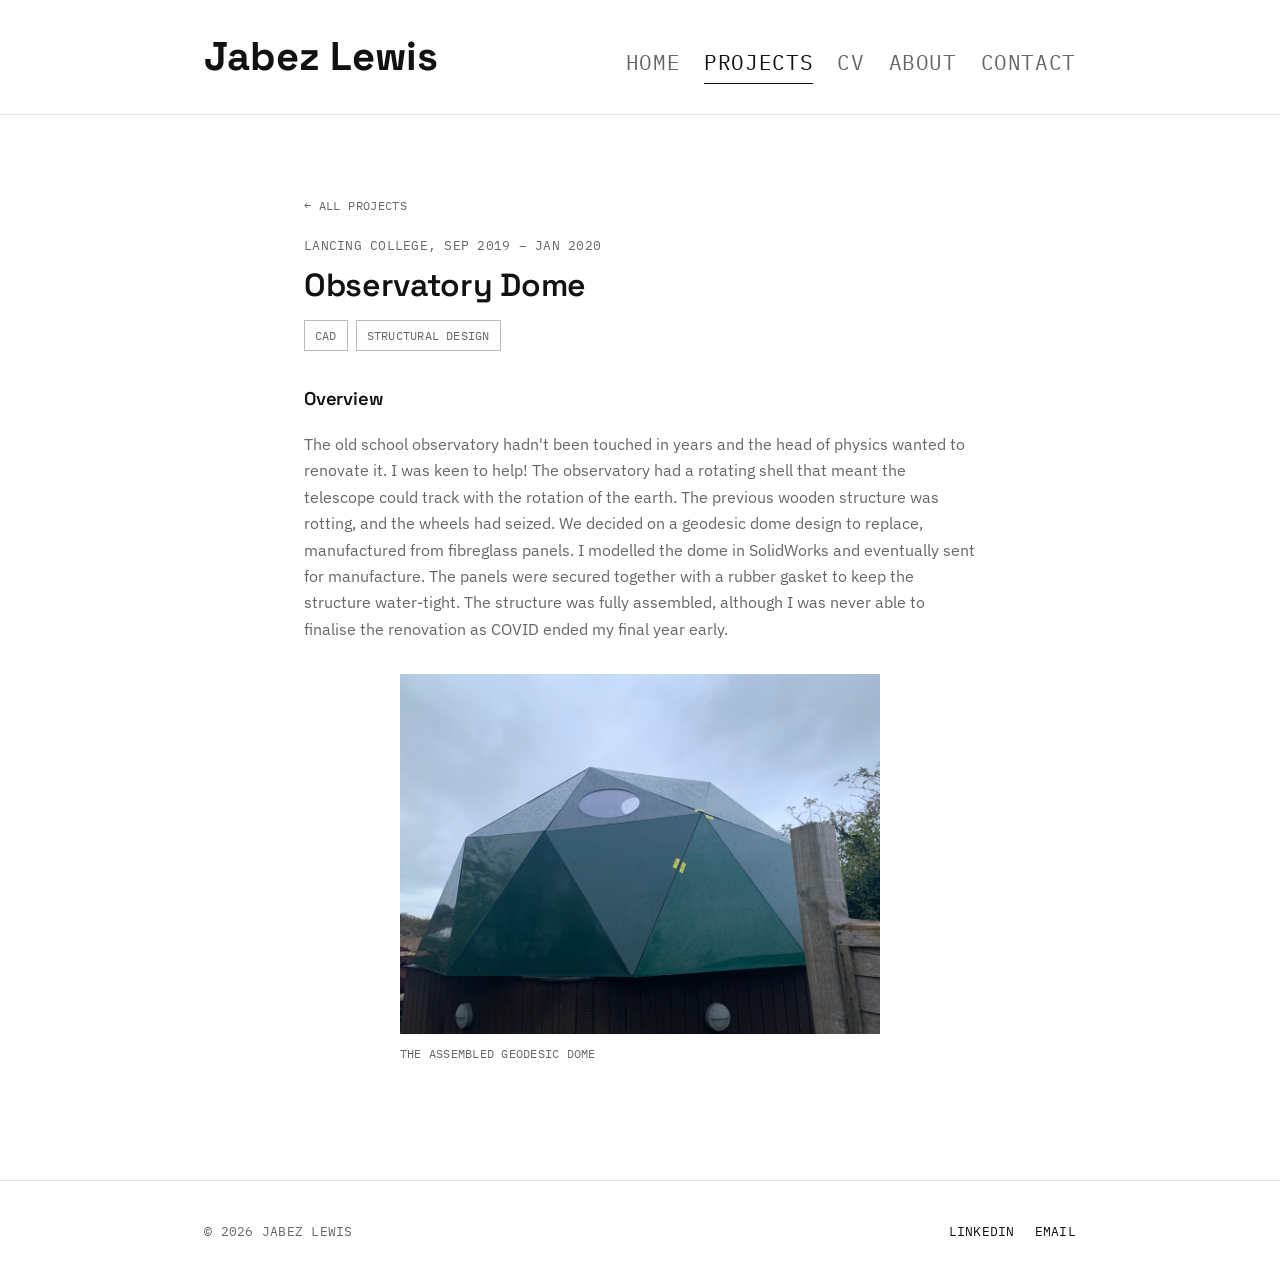
<file: projects/observatory-dome.html>
<!DOCTYPE html>
<html lang="en">
<head>
<meta charset="UTF-8">
<meta name="viewport" content="width=device-width, initial-scale=1.0">
<title>Observatory Dome — Jabez Lewis</title>
<link rel="preconnect" href="https://fonts.googleapis.com">
<link rel="preconnect" href="https://fonts.gstatic.com" crossorigin>
<link href="https://fonts.googleapis.com/css2?family=Space+Grotesk:wght@500;600;700&family=IBM+Plex+Sans:wght@400;500&family=IBM+Plex+Mono:wght@400;500&display=swap" rel="stylesheet">
<link rel="stylesheet" href="../styles.css">
</head>
<body>

<header class="site">
<div class="wrap">
<a href="../index.html" class="brand">Jabez Lewis</a>
<nav class="primary">
<a href="../index.html">Home</a>
<a href="../projects.html" class="active">Projects</a>
<a href="../cv.html">CV</a>
<a href="../about.html">About</a>
<a href="../contact.html">Contact</a>
</nav>
</div>
</header>

<section class="content-section">
<div class="wrap wrap-narrow">
<a href="../projects.html" class="back-link">← All projects</a>
<span class="mono">Lancing College,  Sep 2019 – Jan 2020</span>
<h2 style="margin-top:10px; margin-bottom:16px;">Observatory Dome</h2>
<div class="skills-row">
<span class="skill-tag">CAD</span>
<span class="skill-tag">Structural Design</span>
</div>

<div class="detail-block">
<h3>Overview</h3>
<p>The old school observatory hadn't been touched in years and the head of physics wanted to renovate it. I was keen to help! The observatory had a rotating shell that meant the telescope could track with the rotation of the earth. The previous wooden structure was rotting, and the wheels had seized. We decided on a geodesic dome design to replace, manufactured from fibreglass panels. I modelled the dome in SolidWorks and eventually sent for manufacture. The panels were secured together with a rubber gasket to keep the structure water-tight. The structure was fully assembled, although I was never able to finalise the renovation as COVID ended my final year early.</p>
<figure class="hero-media">
<img src="../images/dome/dome.jpg" alt="Geodesic fibreglass observatory dome">
<figcaption class="caption">The assembled geodesic dome</figcaption>
</figure>
</div>

</div>
</section>

<footer class="site">
<div class="wrap">
<span class="mono">© 2026 Jabez Lewis</span>
<div class="links mono">
<a href="https://www.linkedin.com/in/jabezlewis">LinkedIn</a>
<a href="mailto:me@jabezlewis.com">Email</a>
</div>
</div>
</footer>

</body>
</html>
</file>
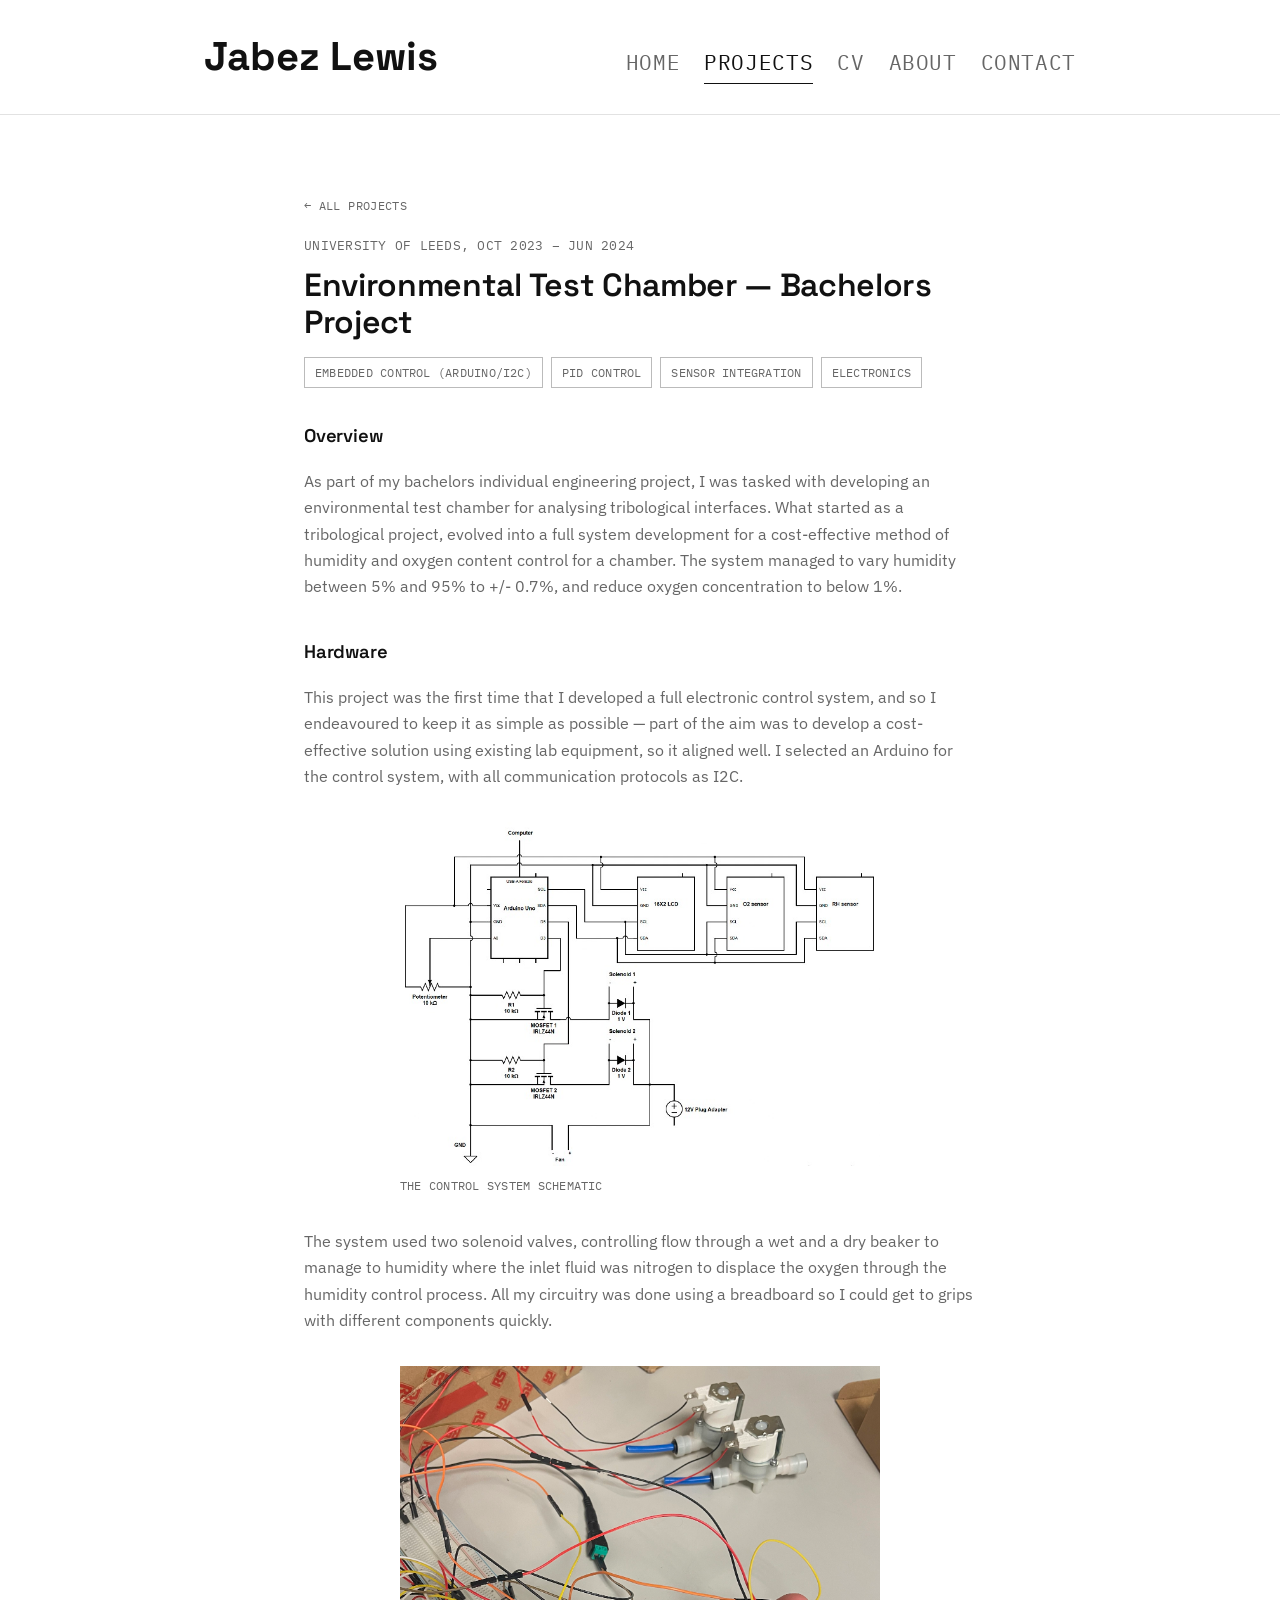
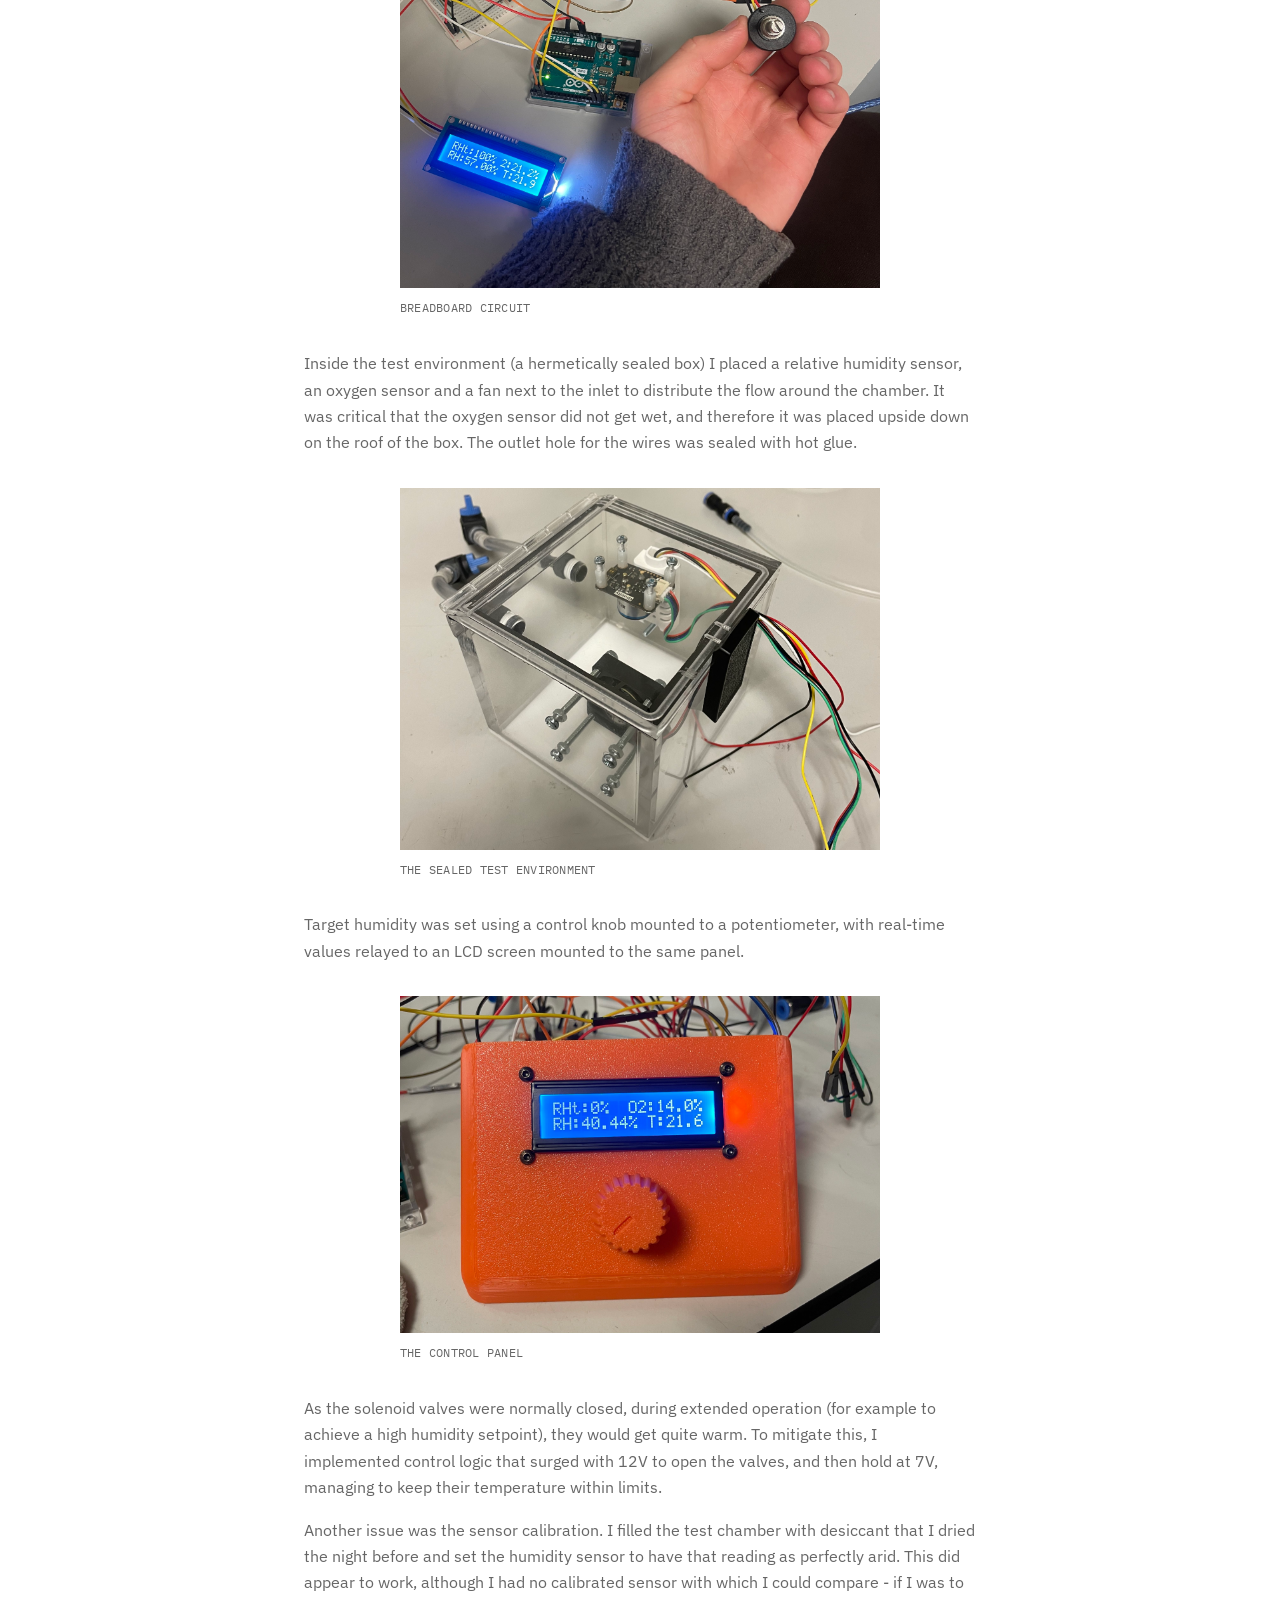
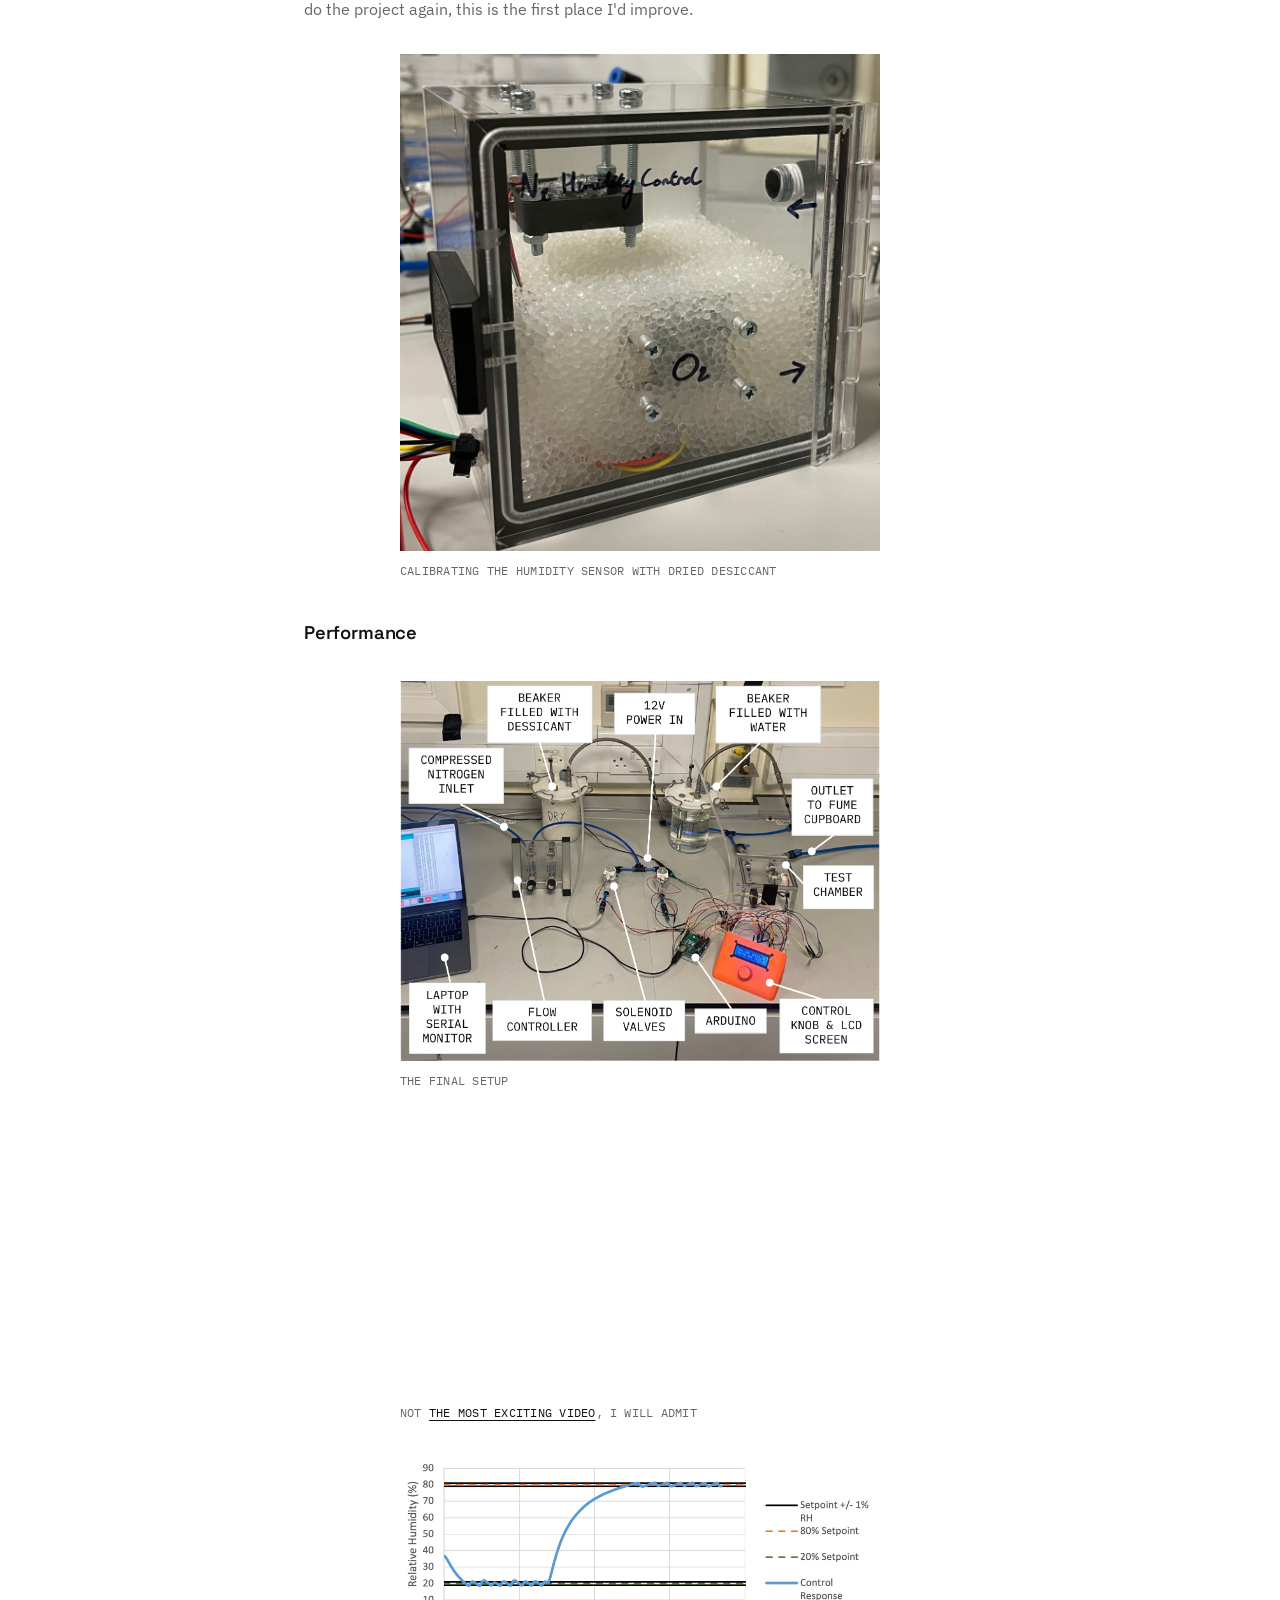
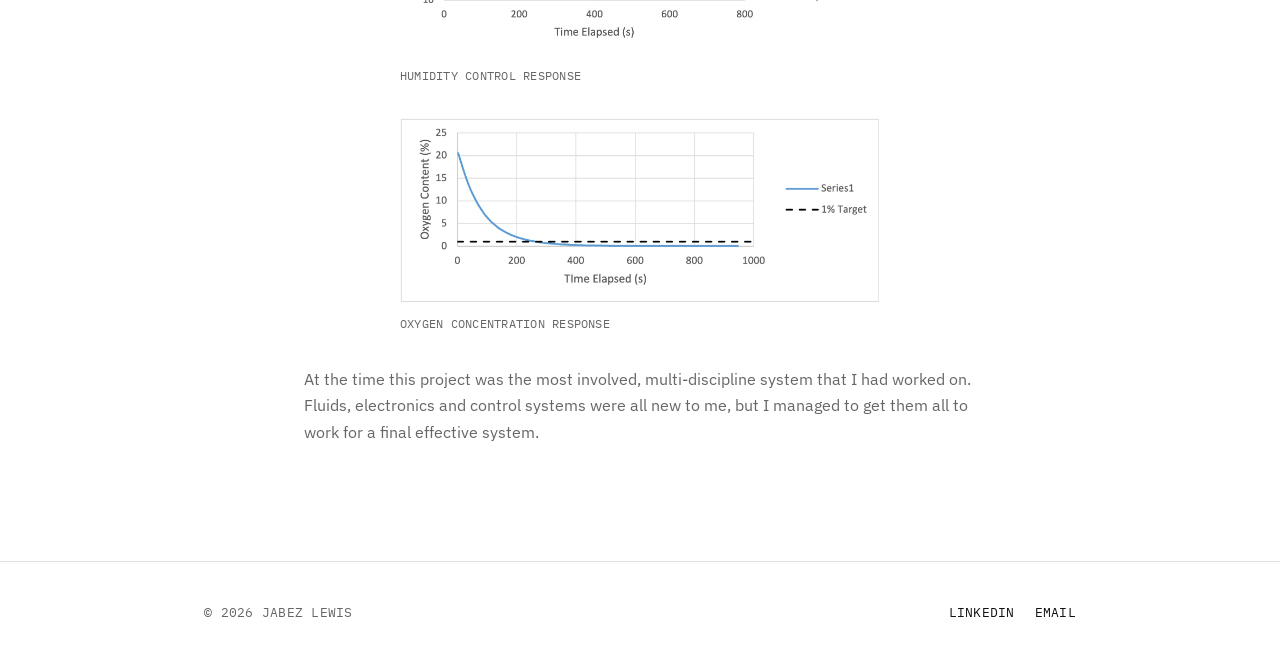
<file: projects/test-chamber.html>
<!DOCTYPE html>
<html lang="en">
<head>
<meta charset="UTF-8">
<meta name="viewport" content="width=device-width, initial-scale=1.0">
<title>Environmental Test Chamber — Jabez Lewis</title>
<link rel="preconnect" href="https://fonts.googleapis.com">
<link rel="preconnect" href="https://fonts.gstatic.com" crossorigin>
<link href="https://fonts.googleapis.com/css2?family=Space+Grotesk:wght@500;600;700&family=IBM+Plex+Sans:wght@400;500&family=IBM+Plex+Mono:wght@400;500&display=swap" rel="stylesheet">
<link rel="stylesheet" href="../styles.css">
</head>
<body>

<header class="site">
<div class="wrap">
<a href="../index.html" class="brand">Jabez Lewis</a>
<nav class="primary">
<a href="../index.html">Home</a>
<a href="../projects.html" class="active">Projects</a>
<a href="../cv.html">CV</a>
<a href="../about.html">About</a>
<a href="../contact.html">Contact</a>
</nav>
</div>
</header>

<section class="content-section">
<div class="wrap wrap-narrow">
<a href="../projects.html" class="back-link">← All projects</a>
<span class="mono">University of Leeds,  Oct 2023 – Jun 2024</span>
<h2 style="margin-top:10px; margin-bottom:16px;">Environmental Test Chamber — Bachelors Project</h2>
<div class="skills-row">
<span class="skill-tag">Embedded Control (Arduino/I2C)</span>
<span class="skill-tag">PID Control</span>
<span class="skill-tag">Sensor Integration</span>
<span class="skill-tag">Electronics</span>
</div>

<div class="detail-block">
<h3>Overview</h3>
<p>As part of my bachelors individual engineering project, I was tasked with developing an environmental test chamber for analysing tribological interfaces. What started as a tribological project, evolved into a full system development for a cost-effective method of humidity and oxygen content control for a chamber. The system managed to vary humidity between 5% and 95% to +/- 0.7%, and reduce oxygen concentration to below 1%.</p>
</div>

<div class="detail-block">
<h3>Hardware</h3>
<p>This project was the first time that I developed a full electronic control system, and so I endeavoured to keep it as simple as possible — part of the aim was to develop a cost-effective solution using existing lab equipment, so it aligned well. I selected an Arduino for the control system, with all communication protocols as I2C.</p>
<figure class="hero-media">
<img src="../images/test-chamber/test_system_schematic.jpg" alt="Control system circuit schematic">
<figcaption class="caption">The control system schematic</figcaption>
</figure>
<p>The system used two solenoid valves, controlling flow through a wet and a dry beaker to manage to humidity where the inlet fluid was nitrogen to displace the oxygen through the humidity control process. All my circuitry was done using a breadboard so I could get to grips with different components quickly.</p>
<figure class="hero-media">
<img src="../images/test-chamber/breadboard_circuit.jpg" alt="Breadboard circuit with solenoid valves, Arduino, and control knob">
<figcaption class="caption">Breadboard circuit</figcaption>
</figure>
<p>Inside the test environment (a hermetically sealed box) I placed a relative humidity sensor, an oxygen sensor and a fan next to the inlet to distribute the flow around the chamber. It was critical that the oxygen sensor did not get wet, and therefore it was placed upside down on the roof of the box. The outlet hole for the wires was sealed with hot glue.</p>
<figure class="hero-media">
<img src="../images/test-chamber/test_chamber.jpg" alt="Sealed test chamber with sensors and fan">
<figcaption class="caption">The sealed test environment</figcaption>
</figure>
<p>Target humidity was set using a control knob mounted to a potentiometer, with real-time values relayed to an LCD screen mounted to the same panel.</p>
<figure class="hero-media">
<img src="../images/test-chamber/control_panel.jpg" alt="Control panel with LCD screen and knob">
<figcaption class="caption">The control panel</figcaption>
</figure>
<p>As the solenoid valves were normally closed, during extended operation (for example to achieve a high humidity setpoint), they would get quite warm. To mitigate this, I implemented control logic that surged with 12V to open the valves, and then hold at 7V, managing to keep their temperature within limits.</p>
<p>Another issue was the sensor calibration. I filled the test chamber with desiccant that I dried the night before and set the humidity sensor to have that reading as perfectly arid. This did appear to work, although I had no calibrated sensor with which I could compare - if I was to do the project again, this is the first place I'd improve.</p>
<figure class="hero-media">
<img src="../images/test-chamber/lots_of_dessicant.jpg" alt="Test chamber filled with desiccant for humidity sensor calibration">
<figcaption class="caption">Calibrating the humidity sensor with dried desiccant</figcaption>
</figure>
</div>

<div class="detail-block">
<h3>Performance</h3>
<figure class="hero-media">
<img src="../images/test-chamber/test_setup_labelled.png" alt="Final labelled test setup, showing chamber, sensors, control panel, and gas supply">
<figcaption class="caption">The final setup</figcaption>
</figure>
<div class="video-embed">
<div class="video-frame">
<iframe src="https://www.youtube.com/embed/MOakTY7XUVs" title="Test chamber in operation" frameborder="0" allow="accelerometer; autoplay; clipboard-write; encrypted-media; gyroscope; picture-in-picture" allowfullscreen></iframe>
</div>
<p class="caption">Not <a href="g3.html#hot-fire">the most exciting video</a>, I will admit</p>
</div>
<div class="extra-photo">
<img src="../images/test-chamber/humidty_results.jpg" alt="Humidity control response graph">
<p class="caption">Humidity control response</p>
</div>
<div class="extra-photo">
<img src="../images/test-chamber/oxygen_results.jpg" alt="Oxygen concentration response graph">
<p class="caption">Oxygen concentration response</p>
</div>
<p>At the time this project was the most involved, multi-discipline system that I had worked on. Fluids, electronics and control systems were all new to me, but I managed to get them all to work for a final effective system.</p>
</div>

</div>
</section>

<footer class="site">
<div class="wrap">
<span class="mono">© 2026 Jabez Lewis</span>
<div class="links mono">
<a href="https://www.linkedin.com/in/jabezlewis">LinkedIn</a>
<a href="mailto:me@jabezlewis.com">Email</a>
</div>
</div>
</footer>

</body>
</html>
</file>
<file: styles.css>
/* ============================================================
   Jabez Lewis — Portfolio
   Black & white. Text-first. No motion, no accent colour.
   Type: Space Grotesk (display) / IBM Plex Sans (body) / IBM Plex Mono (data)
   ============================================================ */

:root {
  --ink: #111111;
  --ink-soft: #666666;
  --paper: #ffffff;
  --line: #e2e2e2;
  --line-strong: #bbbbbb;

  --display: "Space Grotesk", "Arial Narrow", sans-serif;
  --body: "IBM Plex Sans", -apple-system, sans-serif;
  --mono: "IBM Plex Mono", "Courier New", monospace;

  --maxw: 1000px;
  --gutter: clamp(20px, 5vw, 64px);
}

* { box-sizing: border-box; }

body {
  margin: 0;
  background: var(--paper);
  color: var(--ink);
  font-family: var(--body);
  font-size: 16px;
  line-height: 1.65;
  -webkit-font-smoothing: antialiased;
}

h1, h2, h3, h4 {
  font-family: var(--display);
  font-weight: 600;
  line-height: 1.75;
  letter-spacing: -0.01em;
  margin: 0;
  color: var(--ink);
}

a { color: var(--ink); text-decoration: underline; text-underline-offset: 3px; }
a:hover { color: var(--ink-soft); }

a:focus-visible,
button:focus-visible {
  outline: 2px solid var(--ink);
  outline-offset: 3px;
}

.mono {
  font-family: var(--mono);
  font-size: 0.8rem;
  letter-spacing: 0.02em;
  text-transform: uppercase;
  color: var(--ink-soft);
}

.wrap {
  max-width: var(--maxw);
  margin: 0 auto;
  padding: 0 var(--gutter);
}

.wrap.wrap-narrow {
  max-width: 800px;
}

.about-point {
  margin-bottom: 40px;
}

.about-point p {
  margin-bottom: 16px;
}

.content-section .about-point p,
.content-section p.about-intro {
  max-width: none;
}

.photo-row {
  display: flex;
  gap: 12px;
  height: 350px;
}

.photo-row img {
  flex: 1;
  width: 100%;
  height: 100%;
  object-fit: cover;
  display: block;
}

@media (max-width: 600px) {
  .photo-row {
    flex-direction: column;
    height: auto;
  }
  .photo-row img {
    height: 200px;
  }
}

/* ---------- Header / Nav ---------- */

header.site {
  border-bottom: 1px solid var(--line);
  padding: 24px 0;
}

header.site .wrap {
  display: flex;
  justify-content: space-between;
  align-items: baseline;
  flex-wrap: wrap;
  gap: 12px;
  max-width: var(--maxw);
}

.brand {
  font-family: var(--display);
  font-weight: 700;
  font-size: 2.5rem;
  color: var(--ink);
  text-decoration: none;
}
.brand:hover { color: var(--ink); }

nav.primary {
  display: flex;
  gap: 24px;
  flex-wrap: wrap;
}

nav.primary a {
  font-family: var(--mono);
  font-size: 1.3rem;
  letter-spacing: 0.03em;
  text-transform: uppercase;
  color: var(--ink-soft);
  text-decoration: none;
  border-bottom: 1px solid transparent;
  padding-bottom: 3px;
}

nav.primary a:hover,
nav.primary a.active {
  color: var(--ink);
  border-bottom-color: var(--ink);
}

/* ---------- Home: plain text intro ---------- */

.intro {
  padding: clamp(24px, 5vw, 56px) 0 clamp(64px, 12vw, 140px);
}

.intro p {
  font-size: clamp(0.95rem, 1.8vw, 1.1rem);
  margin: 0 0 20px;
}

.intro p:last-child { margin-bottom: 0; }

.intro .photo-row {
  margin-top: 40px;
}

.photo-row-natural {
  height: auto;
}

.photo-row-natural figure {
  flex: 0 0 auto;
  margin: 0;
}

.photo-row-natural img {
  width: 425px;
  height: auto;
  display: block;
  object-fit: unset;
}


.intro-layout {
  display: flex;
  align-items: flex-start;
  gap: 48px;
}

.intro-text {
  flex: 1 1 55%;
}

.intro-image {
  flex: 1 1 45%;
  height: 480px;
  overflow: hidden;
}

.intro-image img {
  width: 100%;
  height: 100%;
  object-fit: cover;
  display: block;
}

@media (max-width: 600px) {
  .intro-layout {
    flex-direction: column;
    align-items: flex-start;
  }
  .intro-image {
    height: 300px;
    width: 100%;
  }
}

.side-layout {
  display: flex;
  align-items: flex-start;
  gap: 48px;
}

.side-layout.reverse {
  flex-direction: row-reverse;
}

.side-text {
  flex: 1 1 40%;
}

.side-image {
  flex: 1 1 60%;
  height: 480px;
  overflow: hidden;
}

.side-image img {
  width: 100%;
  height: 100%;
  object-fit: cover;
  display: block;
}

@media (max-width: 700px) {
  .side-layout,
  .side-layout.reverse {
    flex-direction: column;
    align-items: flex-start;
  }
  .side-image {
    height: 320px;
    width: 100%;
  }
}

/* ---------- Project detail pages: hero / extra photos ---------- */

.caption {
  font-family: var(--mono);
  font-size: 0.75rem;
  letter-spacing: 0.02em;
  text-transform: uppercase;
  color: var(--ink-soft);
  margin-top: 10px;
}

/* All media on project detail pages shares one target width, centred. */
.hero-media,
.extra-photo,
.video-embed {
  width: 100%;
  max-width: 480px;
  margin: 32px auto;
}

.hero-media img,
.extra-photo img {
  width: 100%;
  display: block;
}

.extra-photo .extra-row {
  display: flex;
  flex-direction: column;
  gap: 6px;
}

.extra-photo .extra-row img {
  width: 100%;
  display: block;
}

.video-embed .video-frame {
  position: relative;
  aspect-ratio: 16 / 9;
}

.pdf-scroll {
  width: 100%;
  height: 75vh;
  max-height: 800px;
  overflow-y: auto;
  border: 1px solid var(--line);
  margin: 32px 0;
}

.pdf-scroll img {
  width: 100%;
  display: block;
}

.pdf-scroll img + img {
  border-top: 1px solid var(--line);
}

.video-embed .video-frame iframe {
  position: absolute;
  top: 0;
  left: 0;
  width: 100%;
  height: 100%;
  border: 0;
}

/* ---------- Generic content section ---------- */

.content-section {
  padding: clamp(48px, 8vw, 80px) 0;
}

.content-section h2 {
  font-size: clamp(1.5rem, 3vw, 2rem);
  line-height: 1.15;
  margin-bottom: 8px;
}

.content-section .lede {
  font-size: 1.02rem;
  color: var(--ink-soft);
  max-width: 60ch;
  margin-top: 0;
  margin-bottom: 32px;
}

.content-section p {
  max-width: 62ch;
}

/* ---------- Simple text list (Projects page) ---------- */

.text-list {
  border-top: 1px solid var(--line);
}

.text-list-item {
  display: block;
  padding: 28px 0;
  border-bottom: 1px solid var(--line);
  text-decoration: none;
}

.text-list-item h3 {
  font-size: clamp(1.2rem, 2.4vw, 1.5rem);
  font-weight: 600;
}

.text-list-item:hover h3 { color: var(--ink-soft); }

.text-list-item .meta {
  display: block;
  font-family: var(--mono);
  font-size: 0.75rem;
  text-transform: uppercase;
  letter-spacing: 0.03em;
  color: var(--ink-soft);
  margin-bottom: 6px;
}

.text-list-item p {
  color: var(--ink-soft);
  margin: 8px 0 0;
  max-width: 60ch;
}

/* ---------- Project detail pages ---------- */

.detail-block {
  margin-bottom: 36px;
}

.detail-block h3 {
  font-size: 1.15rem;
  margin-bottom: 10px;
}

.detail-block p {
  color: var(--ink-soft);
  max-width: none;
}

.spec-list {
  list-style: none;
  padding: 0;
  margin: 0;
  max-width: 1000px;
  font-family: var(--mono);
  font-size: 0.85rem;
}

.spec-list li {
  display: flex;
  justify-content: space-between;
  gap: 16px;
  padding: 8px 0;
  border-bottom: 1px solid var(--line);
  color: var(--ink-soft);
}

.spec-list li span.key {
  color: var(--ink);
}


/* ---------- Timeline (CV page, simplified) ---------- */

.timeline {
  border-top: 1px solid var(--line);
}

.timeline-item {
  padding: 28px 0;
  border-bottom: 1px solid var(--line);
}

.timeline-item .when {
  font-family: var(--mono);
  font-size: 0.75rem;
  color: var(--ink-soft);
  text-transform: uppercase;
  letter-spacing: 0.03em;
}

.timeline-item h3 {
  font-size: 1.2rem;
  margin-top: 6px;
}

.timeline-item .org {
  color: var(--ink-soft);
  font-size: 0.95rem;
  margin-top: 2px;
}

.timeline-item p.summary {
  margin: 10px 0 0;
  color: var(--ink-soft);
  max-width: 62ch;
}

/* ---------- Skills row (project detail pages) ---------- */

.skills-row {
  display: flex;
  flex-wrap: wrap;
  gap: 8px;
  margin: 0 0 32px;
}

.skill-tag {
  font-family: var(--mono);
  font-size: 0.72rem;
  letter-spacing: 0.02em;
  text-transform: uppercase;
  color: var(--ink-soft);
  border: 1px solid var(--line-strong);
  padding: 5px 10px;
}

/* ---------- Back link ---------- */

.back-link {
  display: block; 
  font-family: var(--mono);
  font-size: 0.78rem;
  text-transform: uppercase;
  letter-spacing: 0.03em;
  color: var(--ink-soft);
  text-decoration: none;
  margin-bottom: 15px;
}

.back-link:hover { color: var(--ink); }

/* ---------- Footer ---------- */

footer.site {
  border-top: 1px solid var(--line);
  padding: 40px 0;
}

footer.site .wrap {
  display: flex;
  justify-content: space-between;
  align-items: center;
  flex-wrap: wrap;
  gap: 16px;
  max-width: var(--maxw);
}

footer.site .links {
  display: flex;
  gap: 20px;
}

footer.site a { text-decoration: none; }
footer.site a:hover { color: var(--ink-soft); }

/* ---------- Contact page ---------- */

.contact-list {
  border-top: 1px solid var(--line);
}

.contact-row {
  display: flex;
  justify-content: space-between;
  align-items: center;
  padding: 20px 0;
  border-bottom: 1px solid var(--line);
}

.contact-row .label {
  font-family: var(--mono);
  font-size: 0.75rem;
  text-transform: uppercase;
  color: var(--ink-soft);
}

.contact-row .value {
  font-family: var(--display);
  font-size: 1.1rem;
  text-decoration: none;
}

.contact-row a.value:hover { color: var(--ink-soft); }

/* ---------- Responsive ---------- */

@media (max-width: 600px) {
  header.site .wrap { flex-direction: column; align-items: flex-start; }
  nav.primary { gap: 16px; }
  .contact-row { flex-direction: column; align-items: flex-start; gap: 4px; }
}
</file>
